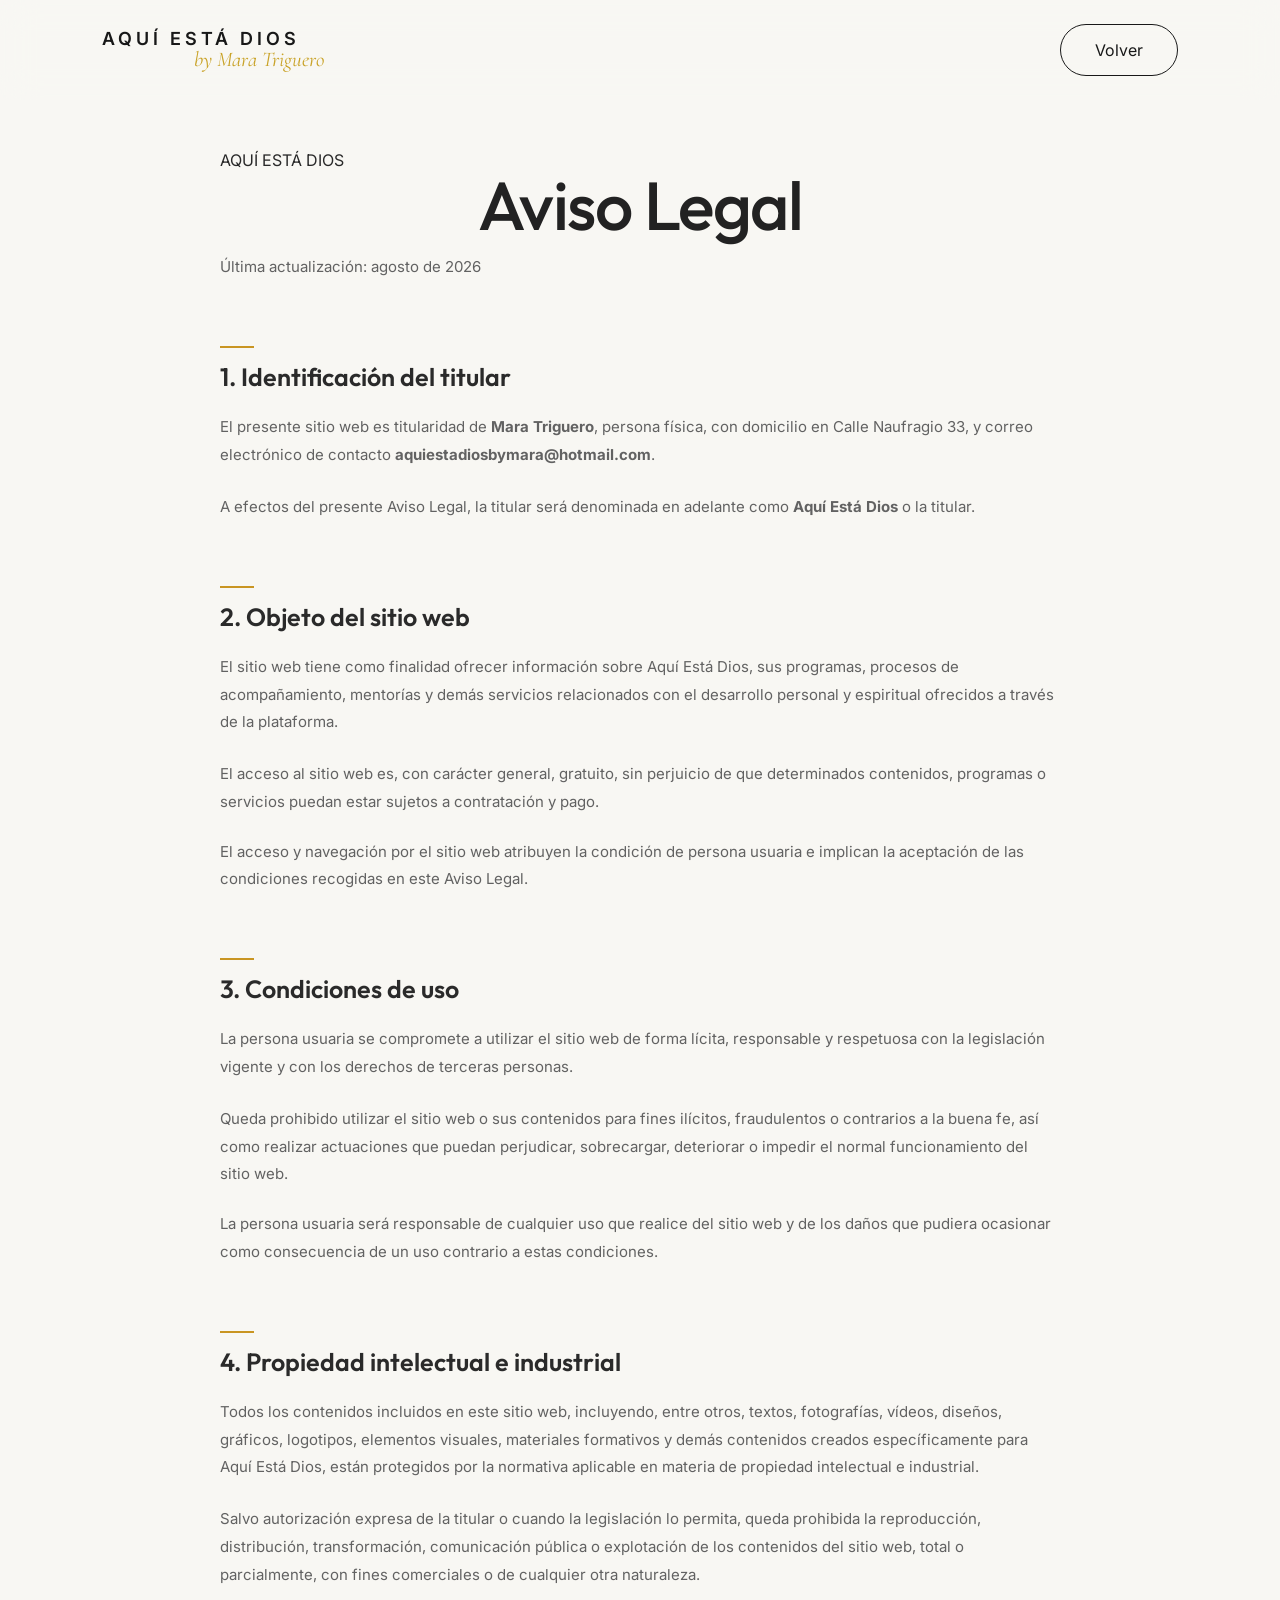
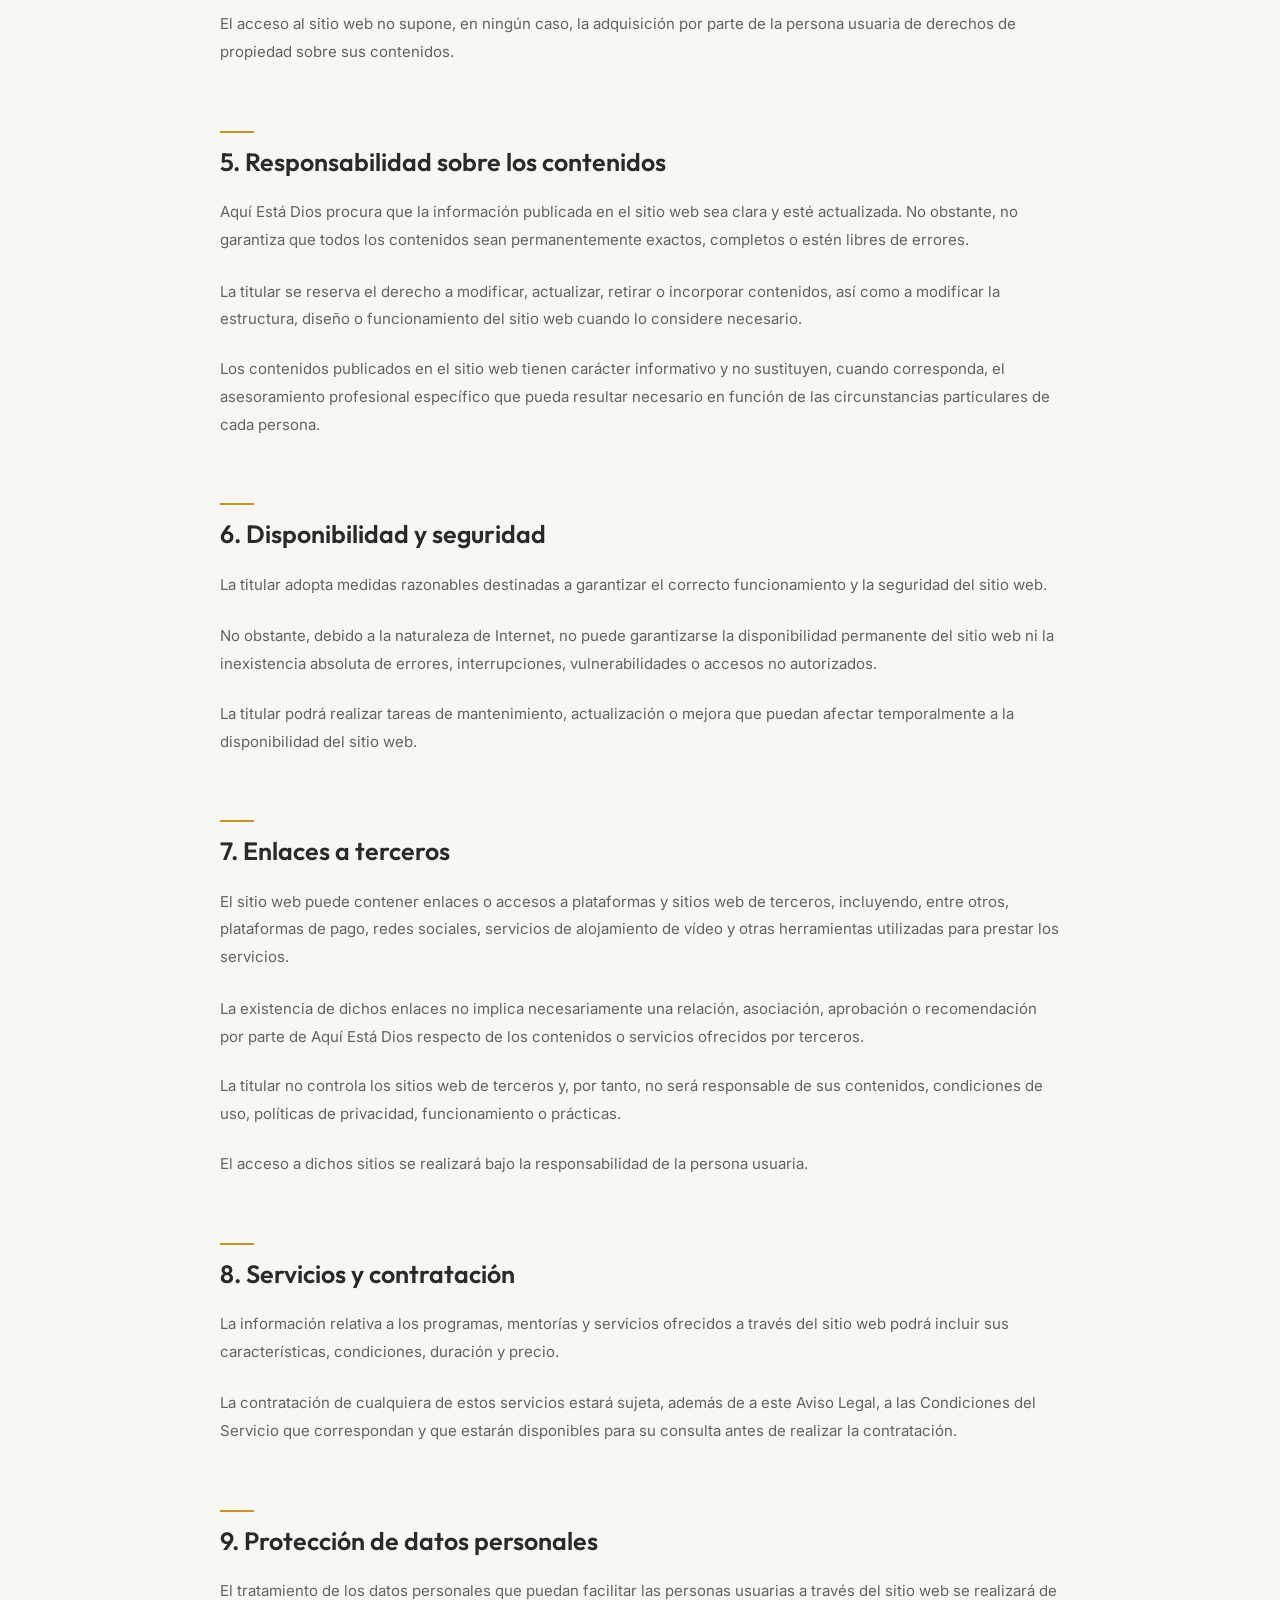
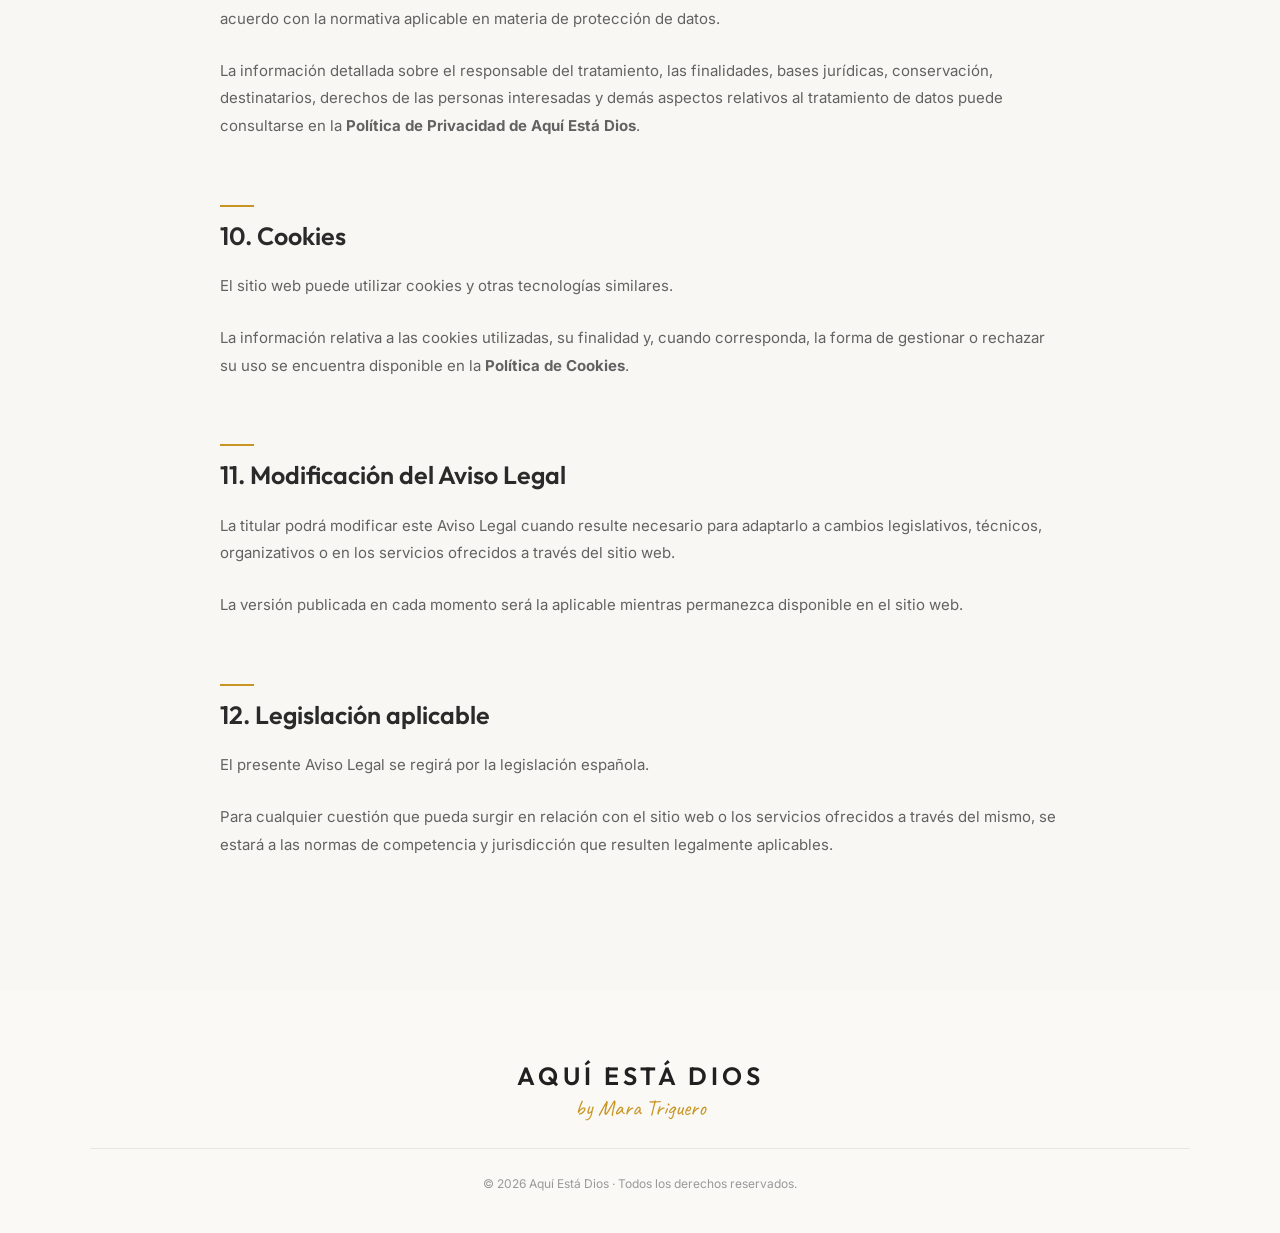
<file: aviso-legal.html>
<!DOCTYPE html>
<html lang="es">

<head>

    <meta charset="UTF-8">
    <meta name="viewport" content="width=device-width, initial-scale=1.0">

    <title>Aviso Legal | Aquí Está Dios</title>

    <link rel="preconnect" href="https://fonts.googleapis.com">
    <link rel="preconnect" href="https://fonts.gstatic.com" crossorigin>

    <link href="https://fonts.googleapis.com/css2?family=Caveat:wght@500;600;700&display=swap" rel="stylesheet">

    <link href="https://fonts.googleapis.com/css2?family=Inter:wght@300;400;500;600;700&family=Outfit:wght@300;400;500;600;700&family=Cormorant+Garamond:wght@400;500;600;700&display=swap" rel="stylesheet">

    <link rel="stylesheet" href="styles.css">

</head>

<body>

<header>

    <div class="logo">

        <div class="logo-title">
            AQUÍ ESTÁ DIOS
        </div>

        <div class="logo-subtitle">
            by Mara Triguero
        </div>

    </div>

    <nav>

        <a href="index.html" class="btn-nav">
            Volver
        </a>

    </nav>

</header>


<main class="legal-page">

    <div class="legal-container">

        <div class="legal-header">

            <span class="legal-mini-title">
                AQUÍ ESTÁ DIOS
            </span>

            <h1>
                Aviso Legal
            </h1>

            <p>
                Última actualización: agosto de 2026
            </p>

        </div>


        <section class="legal-section">

            <h2>1. Identificación del titular</h2>

            <p>
                El presente sitio web es titularidad de <strong>Mara Triguero</strong>, persona física, con domicilio en Calle Naufragio 33, y correo electrónico de contacto <strong>aquiestadiosbymara@hotmail.com</strong>.
            </p>

            <p>
                A efectos del presente Aviso Legal, la titular será denominada en adelante como <strong>Aquí Está Dios</strong> o la titular.
            </p>

        </section>


        <section class="legal-section">

            <h2>2. Objeto del sitio web</h2>

            <p>
                El sitio web tiene como finalidad ofrecer información sobre Aquí Está Dios, sus programas, procesos de acompañamiento, mentorías y demás servicios relacionados con el desarrollo personal y espiritual ofrecidos a través de la plataforma.
            </p>

            <p>
                El acceso al sitio web es, con carácter general, gratuito, sin perjuicio de que determinados contenidos, programas o servicios puedan estar sujetos a contratación y pago.
            </p>

            <p>
                El acceso y navegación por el sitio web atribuyen la condición de persona usuaria e implican la aceptación de las condiciones recogidas en este Aviso Legal.
            </p>

        </section>


        <section class="legal-section">

            <h2>3. Condiciones de uso</h2>

            <p>
                La persona usuaria se compromete a utilizar el sitio web de forma lícita, responsable y respetuosa con la legislación vigente y con los derechos de terceras personas.
            </p>

            <p>
                Queda prohibido utilizar el sitio web o sus contenidos para fines ilícitos, fraudulentos o contrarios a la buena fe, así como realizar actuaciones que puedan perjudicar, sobrecargar, deteriorar o impedir el normal funcionamiento del sitio web.
            </p>

            <p>
                La persona usuaria será responsable de cualquier uso que realice del sitio web y de los daños que pudiera ocasionar como consecuencia de un uso contrario a estas condiciones.
            </p>

        </section>


        <section class="legal-section">

            <h2>4. Propiedad intelectual e industrial</h2>

            <p>
                Todos los contenidos incluidos en este sitio web, incluyendo, entre otros, textos, fotografías, vídeos, diseños, gráficos, logotipos, elementos visuales, materiales formativos y demás contenidos creados específicamente para Aquí Está Dios, están protegidos por la normativa aplicable en materia de propiedad intelectual e industrial.
            </p>

            <p>
                Salvo autorización expresa de la titular o cuando la legislación lo permita, queda prohibida la reproducción, distribución, transformación, comunicación pública o explotación de los contenidos del sitio web, total o parcialmente, con fines comerciales o de cualquier otra naturaleza.
            </p>

            <p>
                El acceso al sitio web no supone, en ningún caso, la adquisición por parte de la persona usuaria de derechos de propiedad sobre sus contenidos.
            </p>

        </section>


        <section class="legal-section">

            <h2>5. Responsabilidad sobre los contenidos</h2>

            <p>
                Aquí Está Dios procura que la información publicada en el sitio web sea clara y esté actualizada. No obstante, no garantiza que todos los contenidos sean permanentemente exactos, completos o estén libres de errores.
            </p>

            <p>
                La titular se reserva el derecho a modificar, actualizar, retirar o incorporar contenidos, así como a modificar la estructura, diseño o funcionamiento del sitio web cuando lo considere necesario.
            </p>

            <p>
                Los contenidos publicados en el sitio web tienen carácter informativo y no sustituyen, cuando corresponda, el asesoramiento profesional específico que pueda resultar necesario en función de las circunstancias particulares de cada persona.
            </p>

        </section>


        <section class="legal-section">

            <h2>6. Disponibilidad y seguridad</h2>

            <p>
                La titular adopta medidas razonables destinadas a garantizar el correcto funcionamiento y la seguridad del sitio web.
            </p>

            <p>
                No obstante, debido a la naturaleza de Internet, no puede garantizarse la disponibilidad permanente del sitio web ni la inexistencia absoluta de errores, interrupciones, vulnerabilidades o accesos no autorizados.
            </p>

            <p>
                La titular podrá realizar tareas de mantenimiento, actualización o mejora que puedan afectar temporalmente a la disponibilidad del sitio web.
            </p>

        </section>


        <section class="legal-section">

            <h2>7. Enlaces a terceros</h2>

            <p>
                El sitio web puede contener enlaces o accesos a plataformas y sitios web de terceros, incluyendo, entre otros, plataformas de pago, redes sociales, servicios de alojamiento de vídeo y otras herramientas utilizadas para prestar los servicios.
            </p>

            <p>
                La existencia de dichos enlaces no implica necesariamente una relación, asociación, aprobación o recomendación por parte de Aquí Está Dios respecto de los contenidos o servicios ofrecidos por terceros.
            </p>

            <p>
                La titular no controla los sitios web de terceros y, por tanto, no será responsable de sus contenidos, condiciones de uso, políticas de privacidad, funcionamiento o prácticas.
            </p>

            <p>
                El acceso a dichos sitios se realizará bajo la responsabilidad de la persona usuaria.
            </p>

        </section>


        <section class="legal-section">

            <h2>8. Servicios y contratación</h2>

            <p>
                La información relativa a los programas, mentorías y servicios ofrecidos a través del sitio web podrá incluir sus características, condiciones, duración y precio.
            </p>

            <p>
                La contratación de cualquiera de estos servicios estará sujeta, además de a este Aviso Legal, a las Condiciones del Servicio que correspondan y que estarán disponibles para su consulta antes de realizar la contratación.
            </p>

        </section>


        <section class="legal-section">

            <h2>9. Protección de datos personales</h2>

            <p>
                El tratamiento de los datos personales que puedan facilitar las personas usuarias a través del sitio web se realizará de acuerdo con la normativa aplicable en materia de protección de datos.
            </p>

            <p>
                La información detallada sobre el responsable del tratamiento, las finalidades, bases jurídicas, conservación, destinatarios, derechos de las personas interesadas y demás aspectos relativos al tratamiento de datos puede consultarse en la <strong>Política de Privacidad de Aquí Está Dios</strong>.
            </p>

        </section>


        <section class="legal-section">

            <h2>10. Cookies</h2>

            <p>
                El sitio web puede utilizar cookies y otras tecnologías similares.
            </p>

            <p>
                La información relativa a las cookies utilizadas, su finalidad y, cuando corresponda, la forma de gestionar o rechazar su uso se encuentra disponible en la <strong>Política de Cookies</strong>.
            </p>

        </section>


        <section class="legal-section">

            <h2>11. Modificación del Aviso Legal</h2>

            <p>
                La titular podrá modificar este Aviso Legal cuando resulte necesario para adaptarlo a cambios legislativos, técnicos, organizativos o en los servicios ofrecidos a través del sitio web.
            </p>

            <p>
                La versión publicada en cada momento será la aplicable mientras permanezca disponible en el sitio web.
            </p>

        </section>


        <section class="legal-section">

            <h2>12. Legislación aplicable</h2>

            <p>
                El presente Aviso Legal se regirá por la legislación española.
            </p>

            <p>
                Para cualquier cuestión que pueda surgir en relación con el sitio web o los servicios ofrecidos a través del mismo, se estará a las normas de competencia y jurisdicción que resulten legalmente aplicables.
            </p>

        </section>


    </div>

</main>


<footer class="footer">

    <div class="footer-inner">

        <div class="footer-brand">

            <div class="footer-logo">
                AQUÍ ESTÁ DIOS
            </div>

            <div class="footer-subtitle">
                by Mara Triguero
            </div>

        </div>

        <div class="footer-bottom">

            <p>
                © 2026 Aquí Está Dios · Todos los derechos reservados.
            </p>

        </div>

    </div>

</footer>


</body>

</html>
</file>
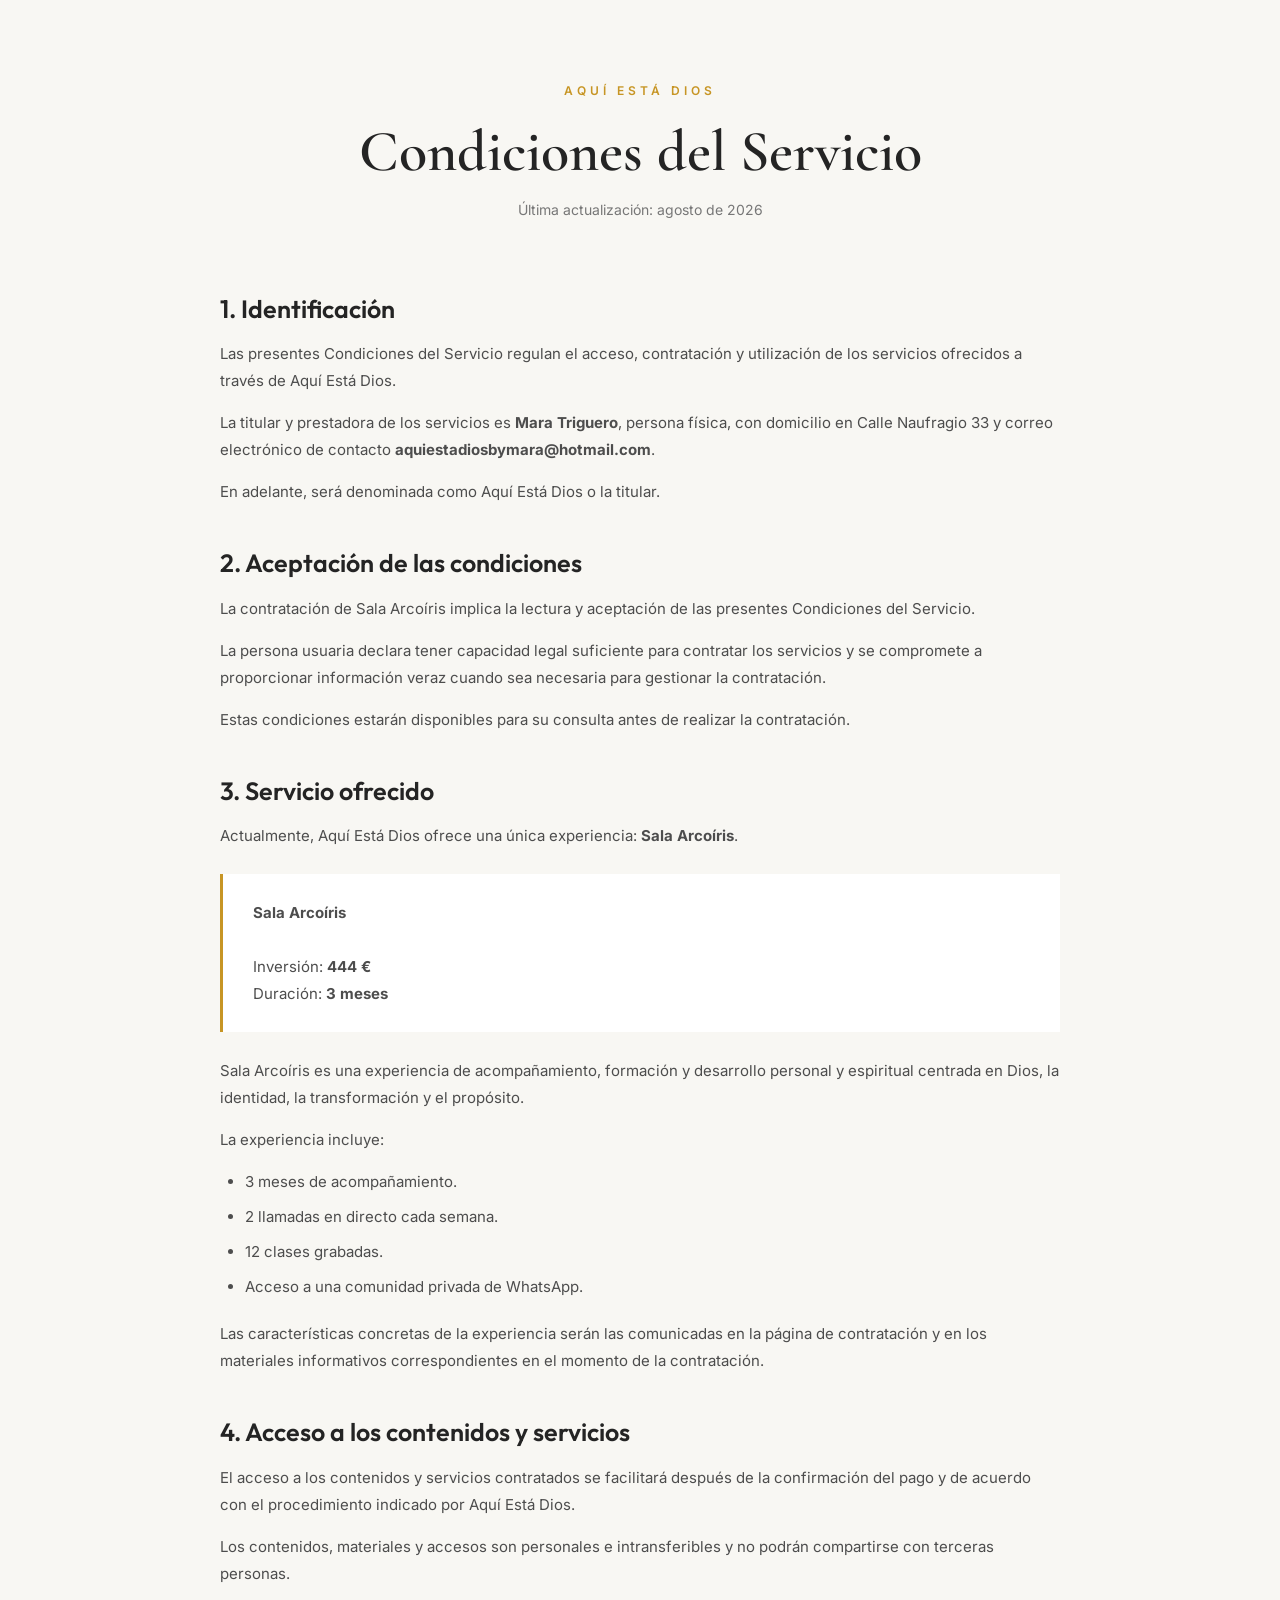
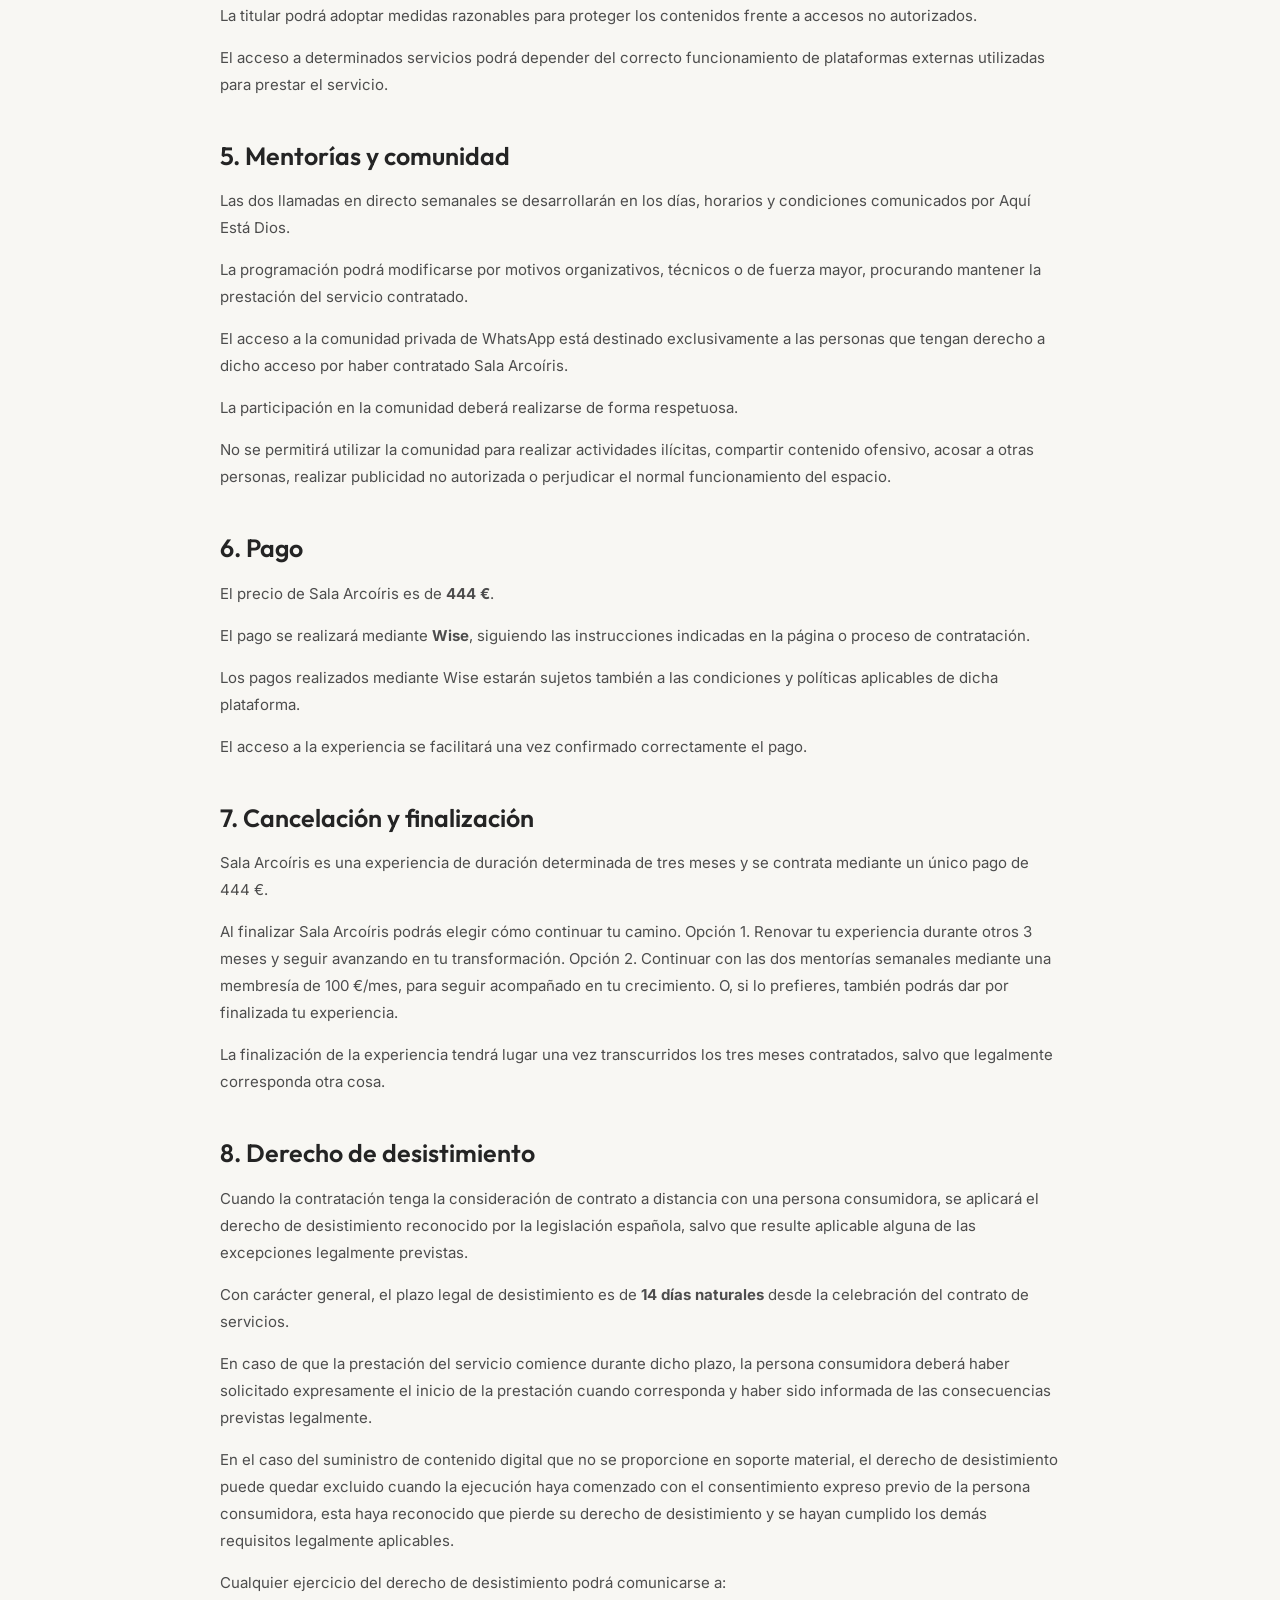
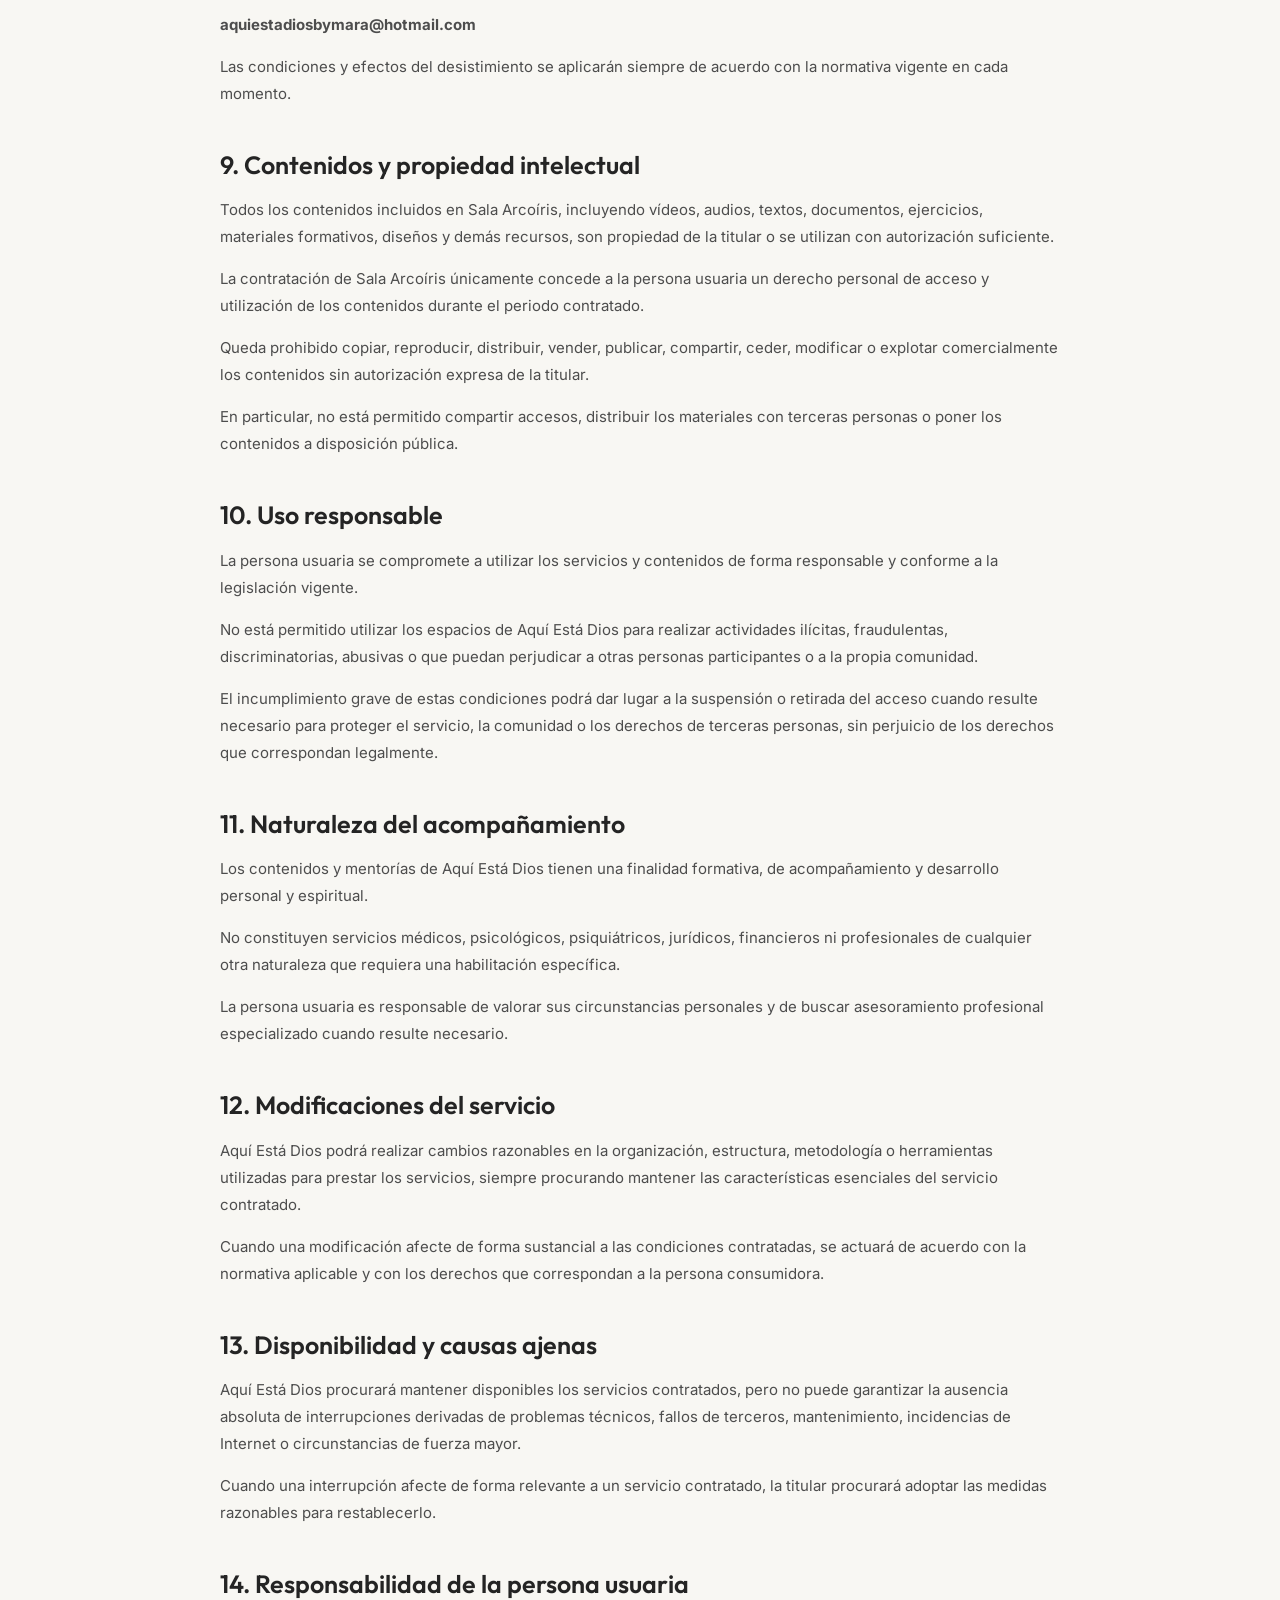
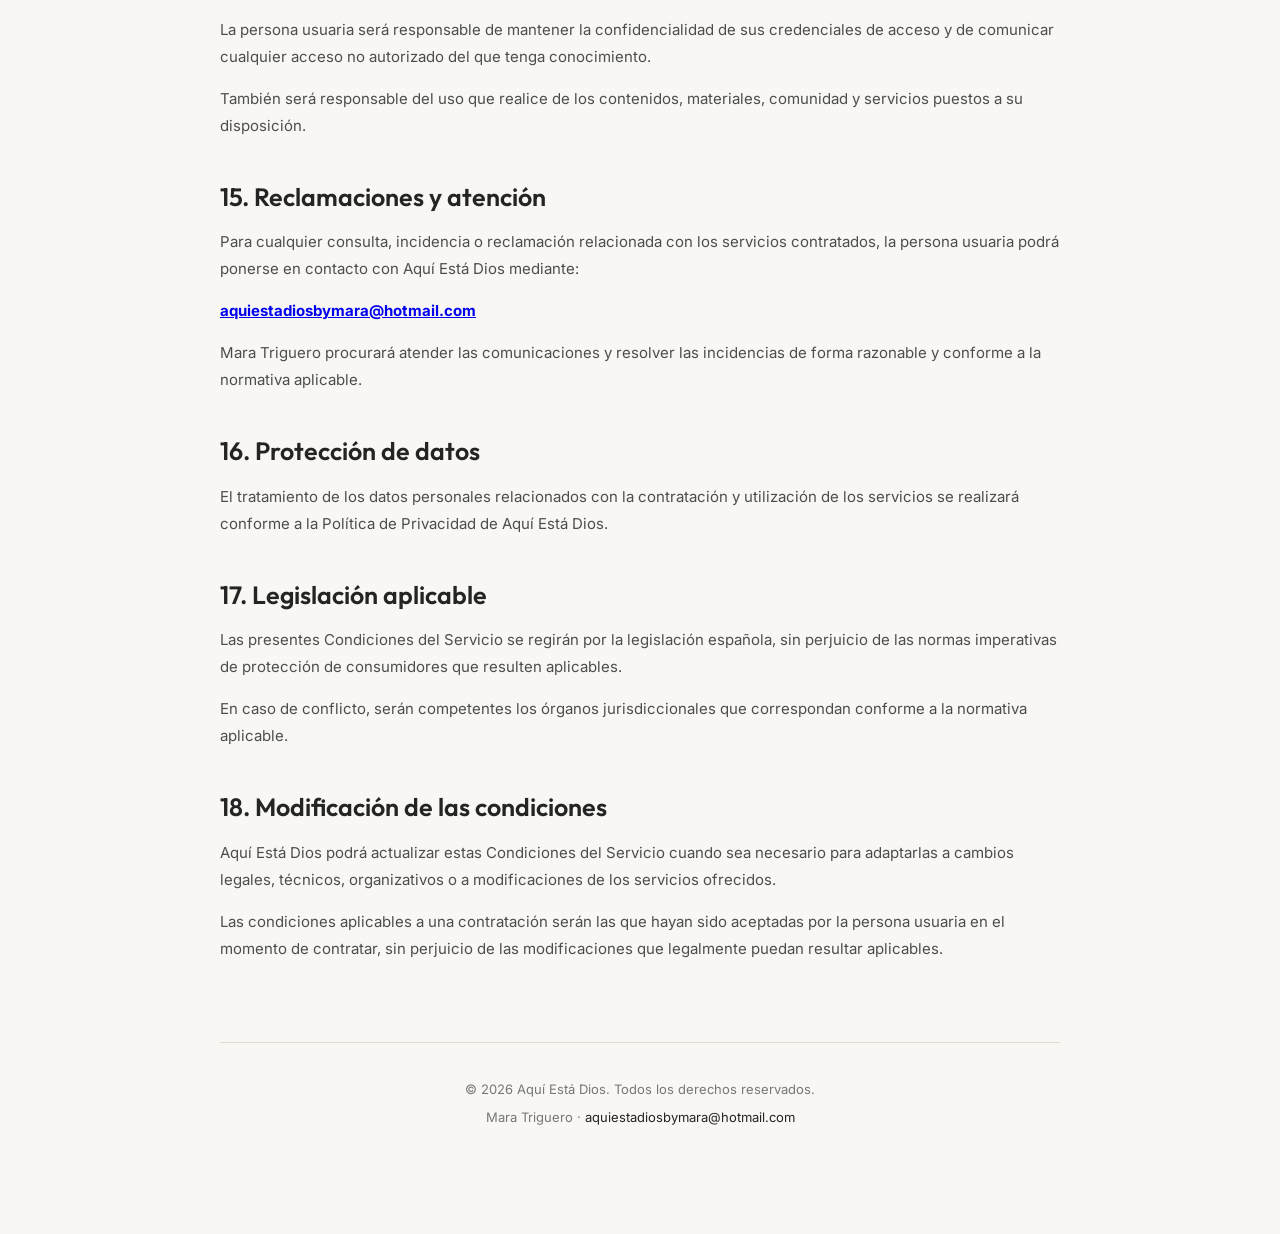
<file: condiciones-del-servicio.html>
<!DOCTYPE html>
<html lang="es">

<head>

    <meta charset="UTF-8">
    <meta name="viewport" content="width=device-width, initial-scale=1.0">

    <title>Condiciones del Servicio | Aquí Está Dios</title>

    <link rel="preconnect" href="https://fonts.googleapis.com">
    <link rel="preconnect" href="https://fonts.gstatic.com" crossorigin>

    <link href="https://fonts.googleapis.com/css2?family=Inter:wght@300;400;500;600;700&family=Outfit:wght@300;400;500;600;700&family=Cormorant+Garamond:wght@400;500;600;700&display=swap" rel="stylesheet">

    <style>

        * {
            box-sizing: border-box;
        }

        body {
            margin: 0;
            background: #f8f7f3;
            color: #242424;
            font-family: "Inter", sans-serif;
            line-height: 1.8;
        }

        .legal-page {
            max-width: 900px;
            margin: 0 auto;
            padding: 80px 30px 100px;
        }

        .legal-header {
            text-align: center;
            margin-bottom: 70px;
        }

        .legal-mini-title {
            display: block;
            font-size: 12px;
            letter-spacing: 4px;
            text-transform: uppercase;
            color: #c79524;
            margin-bottom: 20px;
            font-weight: 600;
        }

        .legal-header h1 {
            margin: 0 0 15px;
            font-family: "Cormorant Garamond", serif;
            font-size: 58px;
            font-weight: 600;
            line-height: 1.05;
        }

        .legal-date {
            margin: 0;
            color: #777;
            font-size: 14px;
        }

        .legal-section {
            margin-bottom: 42px;
        }

        .legal-section h2 {
            margin: 0 0 15px;
            font-family: "Outfit", sans-serif;
            font-size: 25px;
            font-weight: 600;
            line-height: 1.3;
        }

        .legal-section h3 {
            margin: 25px 0 10px;
            font-family: "Outfit", sans-serif;
            font-size: 19px;
            font-weight: 600;
        }

        .legal-section p {
            margin: 0 0 15px;
            font-size: 15px;
            color: #4d4d4d;
        }

        .legal-section ul {
            margin: 10px 0 20px;
            padding-left: 25px;
            color: #4d4d4d;
        }

        .legal-section li {
            margin-bottom: 8px;
            font-size: 15px;
        }

        .legal-highlight {
            padding: 25px 30px;
            margin: 25px 0;
            background: #ffffff;
            border-left: 3px solid #c79524;
        }

        .legal-highlight p {
            margin: 0;
        }

        .legal-footer {
            margin-top: 80px;
            padding-top: 30px;
            border-top: 1px solid #dedbd3;
            text-align: center;
        }

        .legal-footer p {
            margin: 5px 0;
            color: #777;
            font-size: 13px;
        }

        .legal-footer a {
            color: #242424;
            text-decoration: none;
        }

        @media (max-width: 600px) {

            .legal-page {
                padding: 55px 22px 70px;
            }

            .legal-header {
                margin-bottom: 50px;
            }

            .legal-header h1 {
                font-size: 45px;
            }

            .legal-section h2 {
                font-size: 22px;
            }

            .legal-section p,
            .legal-section li {
                font-size: 14px;
            }

            .legal-highlight {
                padding: 20px;
            }

        }

    </style>

</head>

<body>

<main class="legal-page">

    <header class="legal-header">

        <span class="legal-mini-title">
            Aquí Está Dios
        </span>

        <h1>
            Condiciones del Servicio
        </h1>

        <p class="legal-date">
            Última actualización: agosto de 2026
        </p>

    </header>


    <section class="legal-section">

        <h2>1. Identificación</h2>

        <p>
            Las presentes Condiciones del Servicio regulan el acceso,
            contratación y utilización de los servicios ofrecidos a través
            de Aquí Está Dios.
        </p>

        <p>
            La titular y prestadora de los servicios es
            <strong>Mara Triguero</strong>, persona física, con domicilio
            en Calle Naufragio 33 y correo electrónico de contacto
            <strong>aquiestadiosbymara@hotmail.com</strong>.
        </p>

        <p>
            En adelante, será denominada como Aquí Está Dios o la titular.
        </p>

    </section>


    <section class="legal-section">

        <h2>2. Aceptación de las condiciones</h2>

        <p>
            La contratación de Sala Arcoíris implica la lectura y aceptación
            de las presentes Condiciones del Servicio.
        </p>

        <p>
            La persona usuaria declara tener capacidad legal suficiente para
            contratar los servicios y se compromete a proporcionar información
            veraz cuando sea necesaria para gestionar la contratación.
        </p>

        <p>
            Estas condiciones estarán disponibles para su consulta antes de
            realizar la contratación.
        </p>

    </section>


    <section class="legal-section">

        <h2>3. Servicio ofrecido</h2>

        <p>
            Actualmente, Aquí Está Dios ofrece una única experiencia:
            <strong>Sala Arcoíris</strong>.
        </p>

        <div class="legal-highlight">

            <p>
                <strong>Sala Arcoíris</strong><br><br>

                Inversión: <strong>444 €</strong><br>
                Duración: <strong>3 meses</strong>
            </p>

        </div>

        <p>
            Sala Arcoíris es una experiencia de acompañamiento, formación
            y desarrollo personal y espiritual centrada en Dios, la identidad,
            la transformación y el propósito.
        </p>

        <p>
            La experiencia incluye:
        </p>

        <ul>
            <li>3 meses de acompañamiento.</li>
            <li>2 llamadas en directo cada semana.</li>
            <li>12 clases grabadas.</li>
            <li>Acceso a una comunidad privada de WhatsApp.</li>
        </ul>

        <p>
            Las características concretas de la experiencia serán las
            comunicadas en la página de contratación y en los materiales
            informativos correspondientes en el momento de la contratación.
        </p>

    </section>


    <section class="legal-section">

        <h2>4. Acceso a los contenidos y servicios</h2>

        <p>
            El acceso a los contenidos y servicios contratados se facilitará
            después de la confirmación del pago y de acuerdo con el procedimiento
            indicado por Aquí Está Dios.
        </p>

        <p>
            Los contenidos, materiales y accesos son personales e intransferibles
            y no podrán compartirse con terceras personas.
        </p>

        <p>
            La titular podrá adoptar medidas razonables para proteger los
            contenidos frente a accesos no autorizados.
        </p>

        <p>
            El acceso a determinados servicios podrá depender del correcto
            funcionamiento de plataformas externas utilizadas para prestar
            el servicio.
        </p>

    </section>


    <section class="legal-section">

        <h2>5. Mentorías y comunidad</h2>

        <p>
            Las dos llamadas en directo semanales se desarrollarán en los días,
            horarios y condiciones comunicados por Aquí Está Dios.
        </p>

        <p>
            La programación podrá modificarse por motivos organizativos,
            técnicos o de fuerza mayor, procurando mantener la prestación
            del servicio contratado.
        </p>

        <p>
            El acceso a la comunidad privada de WhatsApp está destinado
            exclusivamente a las personas que tengan derecho a dicho acceso
            por haber contratado Sala Arcoíris.
        </p>

        <p>
            La participación en la comunidad deberá realizarse de forma
            respetuosa.
        </p>

        <p>
            No se permitirá utilizar la comunidad para realizar actividades
            ilícitas, compartir contenido ofensivo, acosar a otras personas,
            realizar publicidad no autorizada o perjudicar el normal
            funcionamiento del espacio.
        </p>

    </section>


    <section class="legal-section">

        <h2>6. Pago</h2>

        <p>
            El precio de Sala Arcoíris es de <strong>444 €</strong>.
        </p>

        <p>
            El pago se realizará mediante <strong>Wise</strong>, siguiendo
            las instrucciones indicadas en la página o proceso de contratación.
        </p>

        <p>
            Los pagos realizados mediante Wise estarán sujetos también a las
            condiciones y políticas aplicables de dicha plataforma.
        </p>

        <p>
            El acceso a la experiencia se facilitará una vez confirmado
            correctamente el pago.
        </p>

    </section>


    <section class="legal-section">

        <h2>7. Cancelación y finalización</h2>

        <p>
            Sala Arcoíris es una experiencia de duración determinada de tres
            meses y se contrata mediante un único pago de 444 €.
        </p>

        <p>
           Al finalizar Sala Arcoíris podrás elegir cómo continuar tu camino.
            Opción 1. Renovar tu experiencia durante otros 3 meses y seguir avanzando en tu transformación.
            Opción 2. Continuar con las dos mentorías semanales mediante una membresía de 100 €/mes, para seguir acompañado en tu crecimiento.
            
            O, si lo prefieres, también podrás dar por finalizada tu experiencia.
        </p>

        <p>
            La finalización de la experiencia tendrá lugar una vez transcurridos
            los tres meses contratados, salvo que legalmente corresponda otra
            cosa.
        </p>

    </section>


    <section class="legal-section">

        <h2>8. Derecho de desistimiento</h2>

        <p>
            Cuando la contratación tenga la consideración de contrato a distancia
            con una persona consumidora, se aplicará el derecho de desistimiento
            reconocido por la legislación española, salvo que resulte aplicable
            alguna de las excepciones legalmente previstas.
        </p>

        <p>
            Con carácter general, el plazo legal de desistimiento es de
            <strong>14 días naturales</strong> desde la celebración del contrato
            de servicios.
        </p>

        <p>
            En caso de que la prestación del servicio comience durante dicho
            plazo, la persona consumidora deberá haber solicitado expresamente
            el inicio de la prestación cuando corresponda y haber sido informada
            de las consecuencias previstas legalmente.
        </p>

        <p>
            En el caso del suministro de contenido digital que no se proporcione
            en soporte material, el derecho de desistimiento puede quedar
            excluido cuando la ejecución haya comenzado con el consentimiento
            expreso previo de la persona consumidora, esta haya reconocido que
            pierde su derecho de desistimiento y se hayan cumplido los demás
            requisitos legalmente aplicables.
        </p>

        <p>
            Cualquier ejercicio del derecho de desistimiento podrá comunicarse
            a:
        </p>

        <p>
            <strong>aquiestadiosbymara@hotmail.com</strong>
        </p>

        <p>
            Las condiciones y efectos del desistimiento se aplicarán siempre
            de acuerdo con la normativa vigente en cada momento.
        </p>

    </section>


    <section class="legal-section">

        <h2>9. Contenidos y propiedad intelectual</h2>

        <p>
            Todos los contenidos incluidos en Sala Arcoíris, incluyendo vídeos,
            audios, textos, documentos, ejercicios, materiales formativos,
            diseños y demás recursos, son propiedad de la titular o se utilizan
            con autorización suficiente.
        </p>

        <p>
            La contratación de Sala Arcoíris únicamente concede a la persona
            usuaria un derecho personal de acceso y utilización de los contenidos
            durante el periodo contratado.
        </p>

        <p>
            Queda prohibido copiar, reproducir, distribuir, vender, publicar,
            compartir, ceder, modificar o explotar comercialmente los contenidos
            sin autorización expresa de la titular.
        </p>

        <p>
            En particular, no está permitido compartir accesos, distribuir los
            materiales con terceras personas o poner los contenidos a disposición
            pública.
        </p>

    </section>


    <section class="legal-section">

        <h2>10. Uso responsable</h2>

        <p>
            La persona usuaria se compromete a utilizar los servicios y
            contenidos de forma responsable y conforme a la legislación vigente.
        </p>

        <p>
            No está permitido utilizar los espacios de Aquí Está Dios para
            realizar actividades ilícitas, fraudulentas, discriminatorias,
            abusivas o que puedan perjudicar a otras personas participantes
            o a la propia comunidad.
        </p>

        <p>
            El incumplimiento grave de estas condiciones podrá dar lugar a la
            suspensión o retirada del acceso cuando resulte necesario para
            proteger el servicio, la comunidad o los derechos de terceras
            personas, sin perjuicio de los derechos que correspondan legalmente.
        </p>

    </section>


    <section class="legal-section">

        <h2>11. Naturaleza del acompañamiento</h2>

        <p>
            Los contenidos y mentorías de Aquí Está Dios tienen una finalidad
            formativa, de acompañamiento y desarrollo personal y espiritual.
        </p>

        <p>
            No constituyen servicios médicos, psicológicos, psiquiátricos,
            jurídicos, financieros ni profesionales de cualquier otra naturaleza
            que requiera una habilitación específica.
        </p>

        <p>
            La persona usuaria es responsable de valorar sus circunstancias
            personales y de buscar asesoramiento profesional especializado
            cuando resulte necesario.
        </p>

    </section>


    <section class="legal-section">

        <h2>12. Modificaciones del servicio</h2>

        <p>
            Aquí Está Dios podrá realizar cambios razonables en la organización,
            estructura, metodología o herramientas utilizadas para prestar los
            servicios, siempre procurando mantener las características esenciales
            del servicio contratado.
        </p>

        <p>
            Cuando una modificación afecte de forma sustancial a las condiciones
            contratadas, se actuará de acuerdo con la normativa aplicable y con
            los derechos que correspondan a la persona consumidora.
        </p>

    </section>


    <section class="legal-section">

        <h2>13. Disponibilidad y causas ajenas</h2>

        <p>
            Aquí Está Dios procurará mantener disponibles los servicios
            contratados, pero no puede garantizar la ausencia absoluta de
            interrupciones derivadas de problemas técnicos, fallos de terceros,
            mantenimiento, incidencias de Internet o circunstancias de fuerza
            mayor.
        </p>

        <p>
            Cuando una interrupción afecte de forma relevante a un servicio
            contratado, la titular procurará adoptar las medidas razonables
            para restablecerlo.
        </p>

    </section>


    <section class="legal-section">

        <h2>14. Responsabilidad de la persona usuaria</h2>

        <p>
            La persona usuaria será responsable de mantener la confidencialidad
            de sus credenciales de acceso y de comunicar cualquier acceso no
            autorizado del que tenga conocimiento.
        </p>

        <p>
            También será responsable del uso que realice de los contenidos,
            materiales, comunidad y servicios puestos a su disposición.
        </p>

    </section>


    <section class="legal-section">

        <h2>15. Reclamaciones y atención</h2>

        <p>
            Para cualquier consulta, incidencia o reclamación relacionada con
            los servicios contratados, la persona usuaria podrá ponerse en
            contacto con Aquí Está Dios mediante:
        </p>

        <p>
            <strong>
                <a href="mailto:aquiestadiosbymara@hotmail.com">
                    aquiestadiosbymara@hotmail.com
                </a>
            </strong>
        </p>

        <p>
            Mara Triguero procurará atender las comunicaciones y resolver las
            incidencias de forma razonable y conforme a la normativa aplicable.
        </p>

    </section>


    <section class="legal-section">

        <h2>16. Protección de datos</h2>

        <p>
            El tratamiento de los datos personales relacionados con la
            contratación y utilización de los servicios se realizará conforme
            a la Política de Privacidad de Aquí Está Dios.
        </p>

    </section>


    <section class="legal-section">

        <h2>17. Legislación aplicable</h2>

        <p>
            Las presentes Condiciones del Servicio se regirán por la
            legislación española, sin perjuicio de las normas imperativas
            de protección de consumidores que resulten aplicables.
        </p>

        <p>
            En caso de conflicto, serán competentes los órganos jurisdiccionales
            que correspondan conforme a la normativa aplicable.
        </p>

    </section>


    <section class="legal-section">

        <h2>18. Modificación de las condiciones</h2>

        <p>
            Aquí Está Dios podrá actualizar estas Condiciones del Servicio
            cuando sea necesario para adaptarlas a cambios legales, técnicos,
            organizativos o a modificaciones de los servicios ofrecidos.
        </p>

        <p>
            Las condiciones aplicables a una contratación serán las que hayan
            sido aceptadas por la persona usuaria en el momento de contratar,
            sin perjuicio de las modificaciones que legalmente puedan resultar
            aplicables.
        </p>

    </section>


    <footer class="legal-footer">

        <p>
            © 2026 Aquí Está Dios. Todos los derechos reservados.
        </p>

        <p>
            Mara Triguero ·
            <a href="mailto:aquiestadiosbymara@hotmail.com">
                aquiestadiosbymara@hotmail.com
            </a>
        </p>

    </footer>

</main>

</body>

</html>
</file>
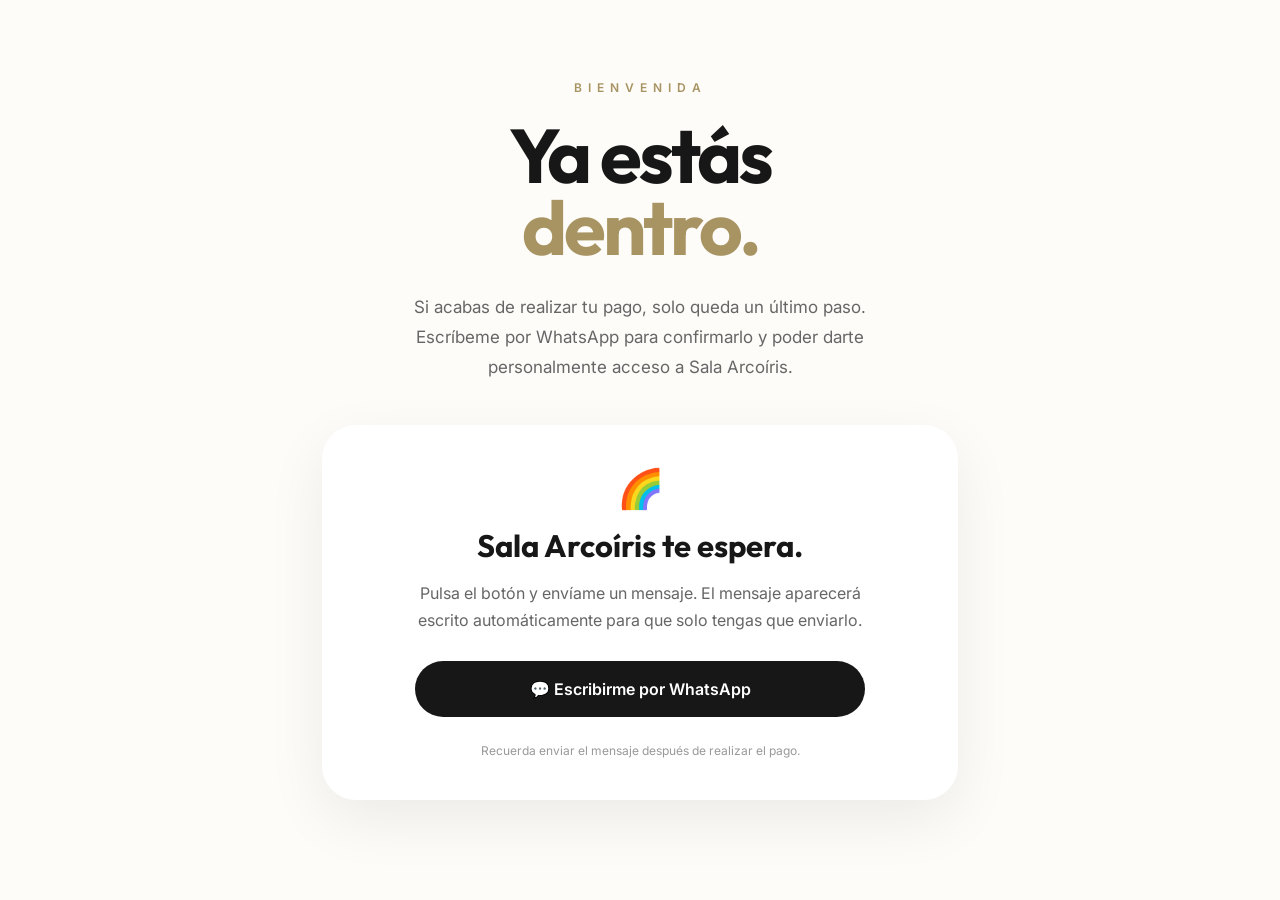
<file: gracias-arcoiris.html>
<!DOCTYPE html>
<html lang="es">

<head>

<meta charset="UTF-8">
<meta name="viewport" content="width=device-width, initial-scale=1.0">

<title>Bienvenida a Sala Arcoíris</title>

<link rel="preconnect" href="https://fonts.googleapis.com">
<link rel="preconnect" href="https://fonts.gstatic.com" crossorigin>

<link href="https://fonts.googleapis.com/css2?family=Inter:wght@300;400;500;600;700&family=Outfit:wght@300;400;500;600;700&display=swap" rel="stylesheet">

<style>

* {
    box-sizing: border-box;
}

body {
    margin: 0;
    min-height: 100vh;

    background: #fdfcf9;
    color: #171717;

    font-family: "Inter", sans-serif;

    display: flex;
    justify-content: center;
    align-items: center;
}

.page {
    width: 100%;
    max-width: 680px;
    padding: 50px 22px 70px;
    text-align: center;
}

.label {
    font-size: 12px;
    letter-spacing: 6px;
    color: #a89462;
    font-weight: 600;
    margin-bottom: 24px;
}

h1 {
    font-family: "Outfit", sans-serif;
    font-size: clamp(45px, 10vw, 76px);
    line-height: 0.95;
    letter-spacing: -3px;
    margin: 0;
}

h1 span {
    display: block;
}

h1 .gold {
    color: #a89462;
}

.intro {
    margin: 30px auto 42px;
    max-width: 520px;

    color: #666;
    font-size: 17px;
    line-height: 1.75;
}

.card {
    background: white;
    border-radius: 34px;
    padding: 40px 30px;

    box-shadow: 0 20px 60px rgba(0,0,0,0.07);
}

.card .emoji {
    font-size: 38px;
    margin-bottom: 15px;
}

.card h2 {
    font-family: "Outfit", sans-serif;
    font-size: 31px;
    margin: 0 0 15px;
}

.card p {
    color: #666;
    line-height: 1.7;
    margin: 0 auto 27px;
    max-width: 470px;
}

.whatsapp-button {
    display: block;

    width: 100%;
    max-width: 450px;

    margin: 0 auto;

    padding: 18px 24px;

    border-radius: 100px;

    background: #171717;
    color: white;

    text-decoration: none;

    font-size: 16px;
    font-weight: 600;

    transition: all 0.25s ease;
}

.whatsapp-button:hover {
    transform: translateY(-2px);
    box-shadow: 0 12px 30px rgba(0,0,0,0.15);
}

.small-note {
    margin-top: 24px;
    color: #999;
    font-size: 12px;
    line-height: 1.6;
}

</style>

</head>

<body>

<main class="page">

    <div class="label">
        BIENVENIDA
    </div>

    <h1>
        Ya estás
        <span class="gold">dentro.</span>
    </h1>

    <p class="intro">
        Si acabas de realizar tu pago, solo queda un último paso.
        Escríbeme por WhatsApp para confirmarlo y poder darte personalmente
        acceso a Sala Arcoíris.
    </p>


    <section class="card">

        <div class="emoji">
            🌈
        </div>

        <h2>
            Sala Arcoíris te espera.
        </h2>

        <p>
            Pulsa el botón y envíame un mensaje.
            El mensaje aparecerá escrito automáticamente para que solo
            tengas que enviarlo.
        </p>

        <a
            href="https://wa.me/34695547193?text=Hola%20Mara%20%F0%9F%8C%88.%20Acabo%20de%20realizar%20mi%20pago%20de%20Sala%20Arco%C3%ADris.%20Te%20escribo%20para%20confirmarlo%20y%20recibir%20el%20acceso%20a%20la%20escuela."
            class="whatsapp-button"
            target="_blank"
            rel="noopener noreferrer"
        >
            💬 Escribirme por WhatsApp
        </a>

        <div class="small-note">
            Recuerda enviar el mensaje después de realizar el pago.
        </div>

    </section>

</main>

</body>

</html>
</file>
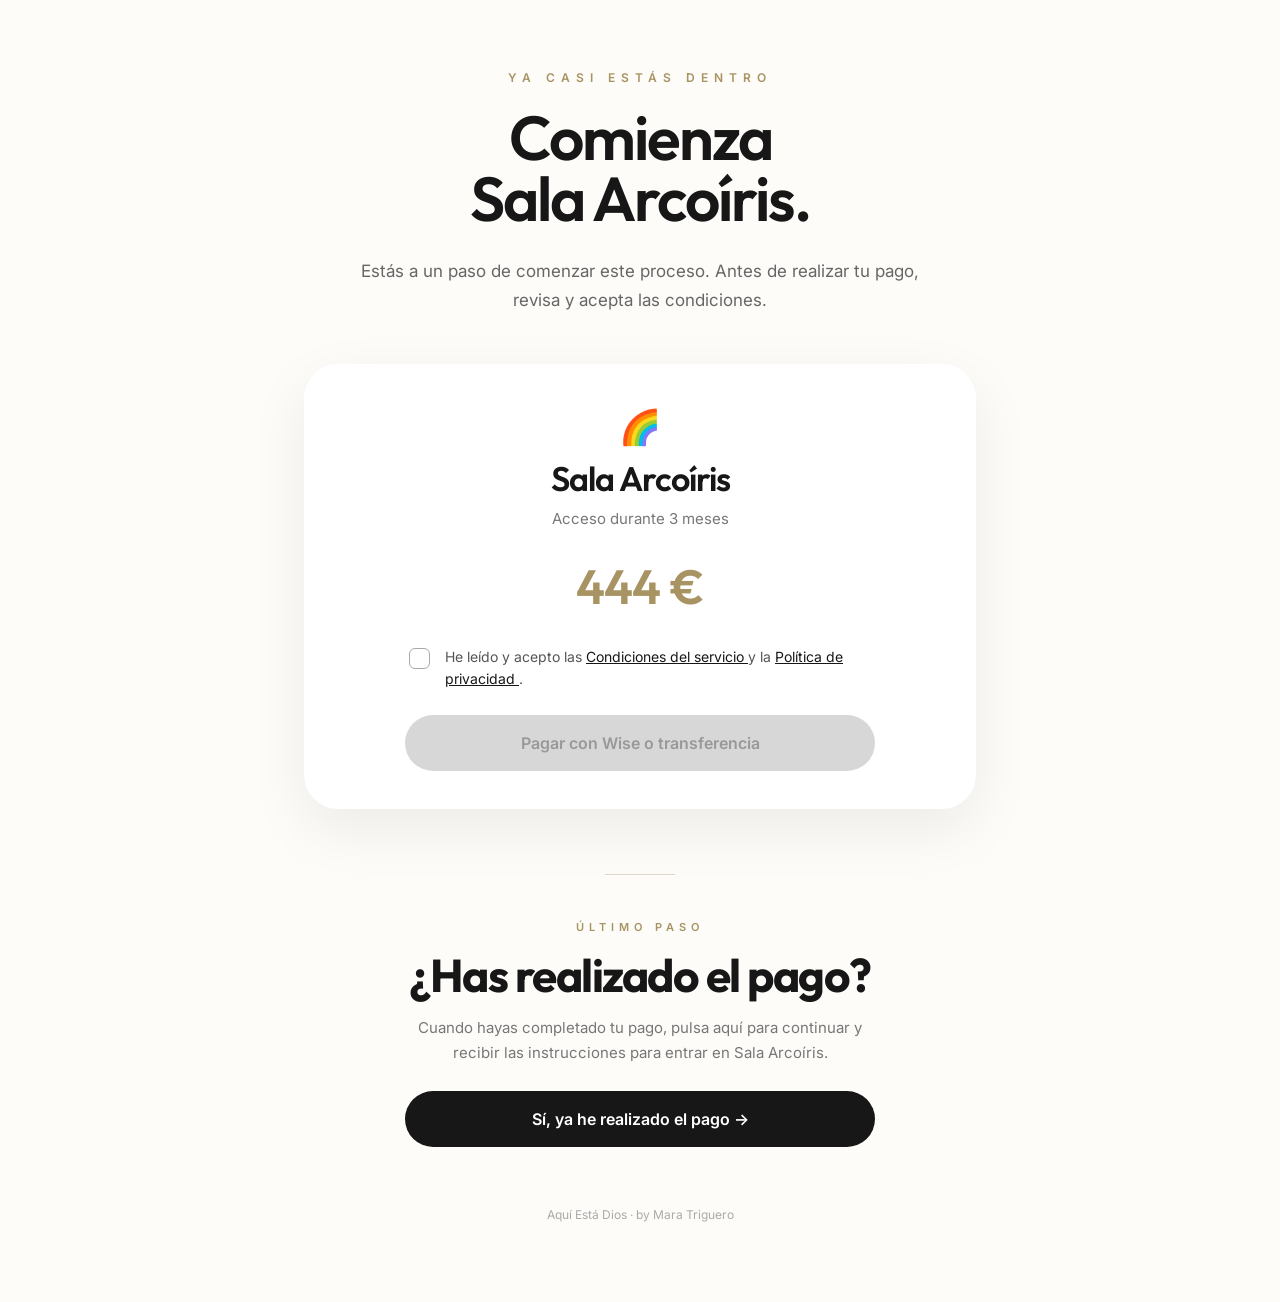
<file: pago-arcoiris.html>
<!DOCTYPE html>
<html lang="es">

<head>

<meta charset="UTF-8">
<meta name="viewport" content="width=device-width, initial-scale=1.0">

<title>Sala Arcoíris · Comenzar</title>

<link rel="preconnect" href="https://fonts.googleapis.com">
<link rel="preconnect" href="https://fonts.gstatic.com" crossorigin>

<link href="https://fonts.googleapis.com/css2?family=Inter:wght@300;400;500;600;700&family=Outfit:wght@300;400;500;600;700&display=swap" rel="stylesheet">

<style>

* {
    box-sizing: border-box;
}

html {
    scroll-behavior: smooth;
}

body {
    margin: 0;
    min-height: 100vh;
    background: #fdfcf9;
    color: #171717;
    font-family: "Inter", sans-serif;
    display: flex;
    justify-content: center;
}

.page {
    width: 100%;
    max-width: 720px;
    padding: 70px 24px 80px;
}

/* CABECERA */

.top-label {
    text-align: center;
    font-size: 12px;
    letter-spacing: 6px;
    color: #a89462;
    font-weight: 600;
    margin-bottom: 22px;
}

.main-title {
    text-align: center;
    font-family: "Outfit", sans-serif;
    font-size: clamp(38px, 8vw, 62px);
    line-height: 0.98;
    letter-spacing: -2px;
    margin: 0;
    font-weight: 600;
}

.intro {
    max-width: 560px;
    margin: 28px auto 48px;
    text-align: center;
    font-size: 17px;
    line-height: 1.75;
    color: #666;
}

/* TARJETA */

.payment-card {
    background: #ffffff;
    border-radius: 34px;
    padding: 42px 32px 38px;
    box-shadow: 0 20px 60px rgba(0,0,0,0.07);
    text-align: center;
}

.rainbow {
    font-size: 34px;
    margin-bottom: 10px;
}

.payment-card h2 {
    margin: 0;
    font-family: "Outfit", sans-serif;
    font-size: 34px;
    font-weight: 600;
    letter-spacing: -1px;
}

.payment-card .subtitle {
    margin: 9px 0 28px;
    color: #777;
    font-size: 15px;
}

.price {
    font-family: "Outfit", sans-serif;
    font-size: 48px;
    font-weight: 600;
    margin: 0 0 30px;
    color: #a89462;
}

/* CHECKBOX */

.acceptance {
    display: flex;
    align-items: flex-start;
    gap: 12px;
    text-align: left;
    max-width: 470px;
    margin: 0 auto 26px;
    font-size: 14px;
    line-height: 1.55;
    color: #555;
}

.acceptance input {
    appearance: none;
    -webkit-appearance: none;

    width: 21px;
    height: 21px;
    min-width: 21px;

    border: 1.5px solid #aaa;
    border-radius: 6px;

    margin-top: 2px;
    cursor: pointer;
    position: relative;
    background: #fff;
}

.acceptance input:checked {
    background: #171717;
    border-color: #171717;
}

.acceptance input:checked::after {
    content: "✓";
    position: absolute;
    color: white;
    font-size: 14px;
    font-weight: 700;
    left: 4px;
    top: 0px;
}

.acceptance a {
    color: #171717;
    text-decoration: underline;
}

/* BOTÓN DE PAGO */

.pay-button {
    width: 100%;
    max-width: 470px;
    border: none;
    border-radius: 100px;
    padding: 18px 25px;

    background: #d7d7d7;
    color: #999;

    font-family: "Inter", sans-serif;
    font-size: 16px;
    font-weight: 600;

    cursor: not-allowed;
    transition: all 0.25s ease;
}

.pay-button.active {
    background: #171717;
    color: #fff;
    cursor: pointer;
    box-shadow: 0 12px 30px rgba(0,0,0,0.15);
}

.pay-button.active:hover {
    transform: translateY(-2px);
}

/* DIVISOR */

.divider {
    width: 70px;
    height: 1px;
    background: #ded7c7;
    margin: 65px auto 45px;
}

/* SIGUIENTE PASO */

.next-step {
    text-align: center;
}

.next-label {
    font-size: 11px;
    letter-spacing: 5px;
    color: #a89462;
    font-weight: 600;
    margin-bottom: 18px;
}

.next-step h2 {
    font-family: "Outfit", sans-serif;
    font-size: clamp(30px, 7vw, 46px);
    line-height: 1;
    letter-spacing: -1.5px;
    margin: 0 0 18px;
}

.next-step p {
    max-width: 480px;
    margin: 0 auto 25px;
    color: #777;
    line-height: 1.65;
    font-size: 15px;
}

.access-button {
    display: inline-block;
    width: 100%;
    max-width: 470px;

    padding: 18px 25px;
    border-radius: 100px;

    background: #171717;
    color: white;

    text-decoration: none;
    font-weight: 600;
    font-size: 16px;

    transition: all 0.25s ease;
}

.access-button:hover {
    transform: translateY(-2px);
    box-shadow: 0 12px 30px rgba(0,0,0,0.15);
}

/* PIE */

.footer-note {
    text-align: center;
    margin-top: 60px;
    color: #aaa;
    font-size: 12px;
}

@media (max-width: 520px) {

    .page {
        padding: 45px 18px 60px;
    }

    .payment-card {
        padding: 34px 22px 30px;
        border-radius: 28px;
    }

    .payment-card h2 {
        font-size: 30px;
    }

    .price {
        font-size: 43px;
    }

}

</style>

</head>

<body>

<main class="page">

    <div class="top-label">
        YA CASI ESTÁS DENTRO
    </div>

    <h1 class="main-title">
        Comienza<br>
        Sala Arcoíris.
    </h1>

    <p class="intro">
        Estás a un paso de comenzar este proceso.
        Antes de realizar tu pago, revisa y acepta las condiciones.
    </p>


    <!-- TARJETA DE PAGO -->

    <section class="payment-card">

        <div class="rainbow">🌈</div>

        <h2>Sala Arcoíris</h2>

        <p class="subtitle">
            Acceso durante 3 meses
        </p>

        <div class="price">
            444 €
        </div>


        <label class="acceptance">

            <input type="checkbox" id="acceptTerms">

            <span>
                He leído y acepto las
                <a href="condiciones-del-servicio.html" target="_blank">
                    Condiciones del servicio
                </a>
                y la
                <a href="privacidad.html" target="_blank">
                    Política de privacidad
                </a>.
            </span>

        </label>


        <button
            id="payButton"
            class="pay-button"
            disabled
        >
            Pagar con Wise o transferencia
        </button>

    </section>


    <!-- SIGUIENTE PASO -->

    <div class="divider"></div>

    <section class="next-step">

        <div class="next-label">
            ÚLTIMO PASO
        </div>

        <h2>
            ¿Has realizado el pago?
        </h2>

        <p>
            Cuando hayas completado tu pago, pulsa aquí para continuar
            y recibir las instrucciones para entrar en Sala Arcoíris.
        </p>

        <a
            href="gracias-arcoiris.html"
            class="access-button"
        >
            Sí, ya he realizado el pago →
        </a>

    </section>


    <div class="footer-note">
        Aquí Está Dios · by Mara Triguero
    </div>

</main>


<script>

const checkbox = document.getElementById("acceptTerms");
const payButton = document.getElementById("payButton");

checkbox.addEventListener("change", function () {

    if (checkbox.checked) {

        payButton.disabled = false;
        payButton.classList.add("active");

    } else {

        payButton.disabled = true;
        payButton.classList.remove("active");

    }

});


payButton.addEventListener("click", function () {

    if (!checkbox.checked) return;

   window.open(
    "https://wise.com/pay/r/JfGBJ4GyzfJMApk",
    "_blank",
    "noopener,noreferrer"
);
});

</script>

</body>
</html>
</file>
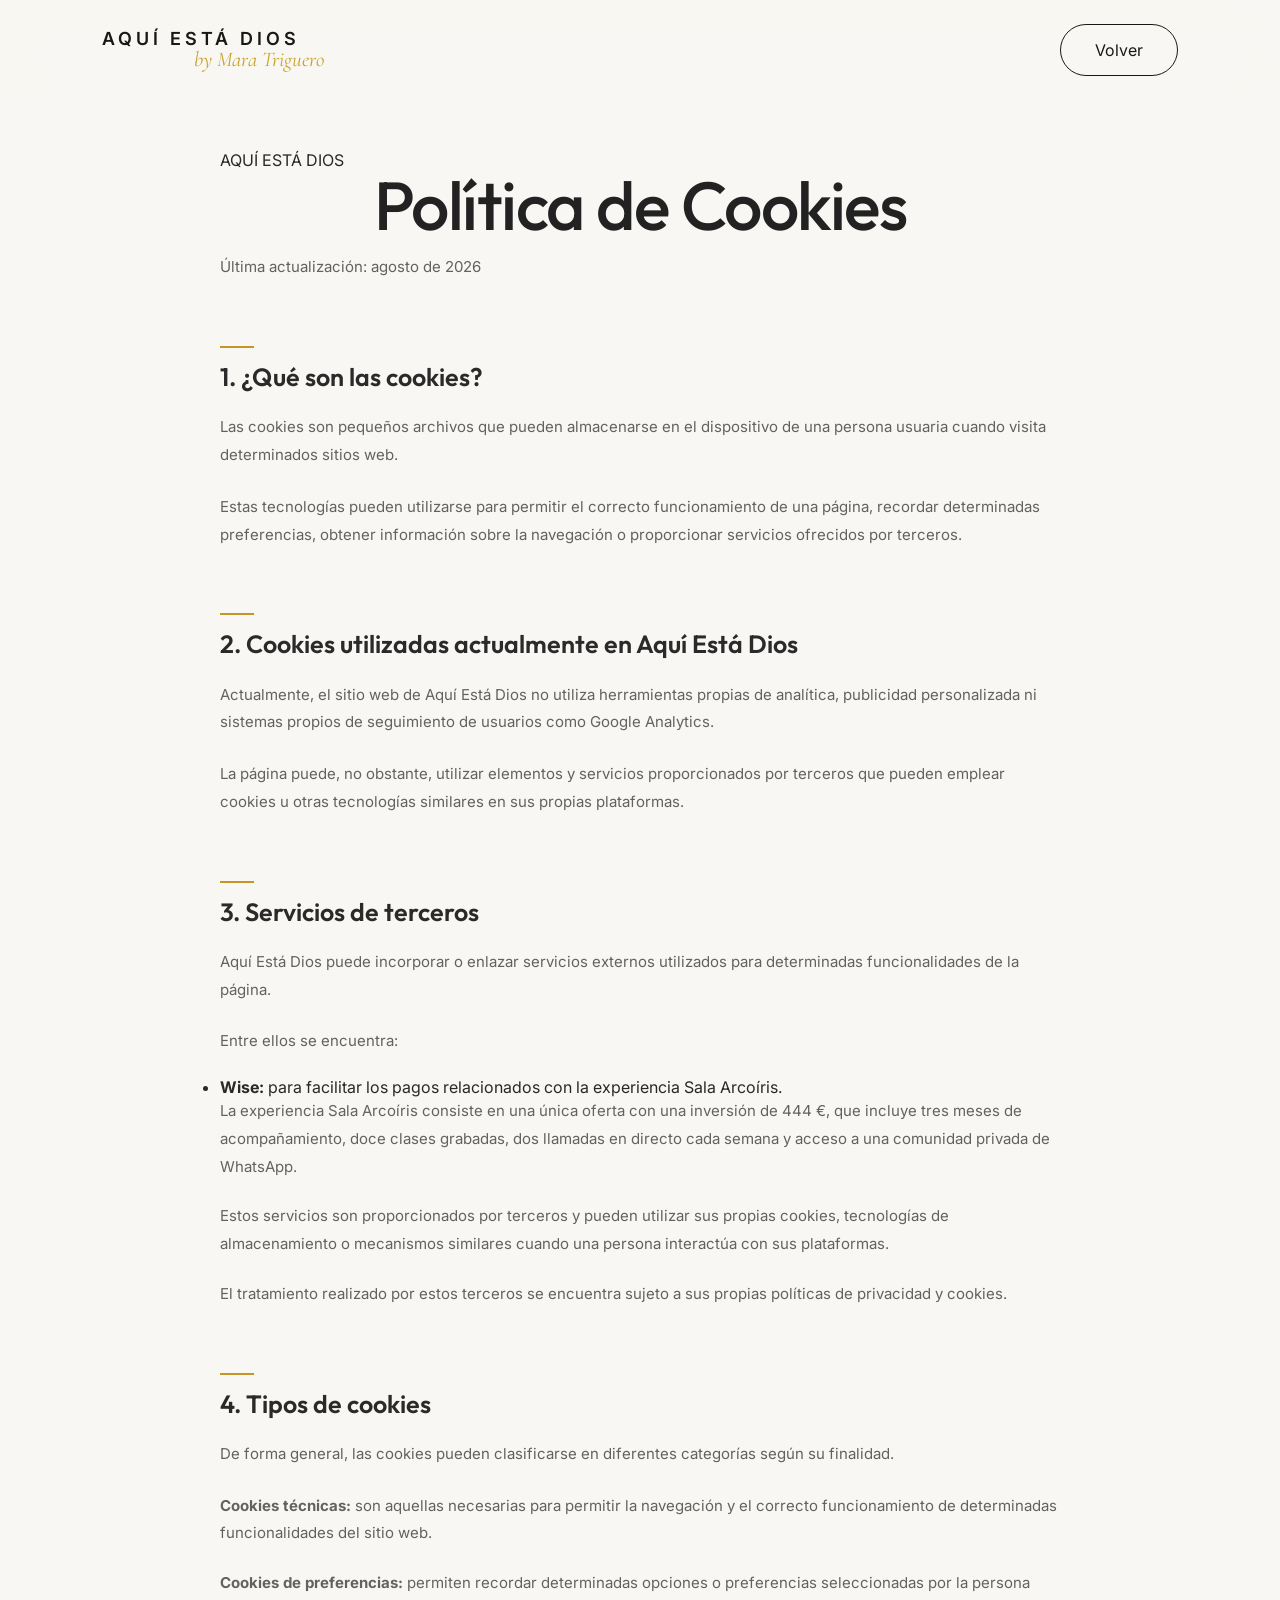
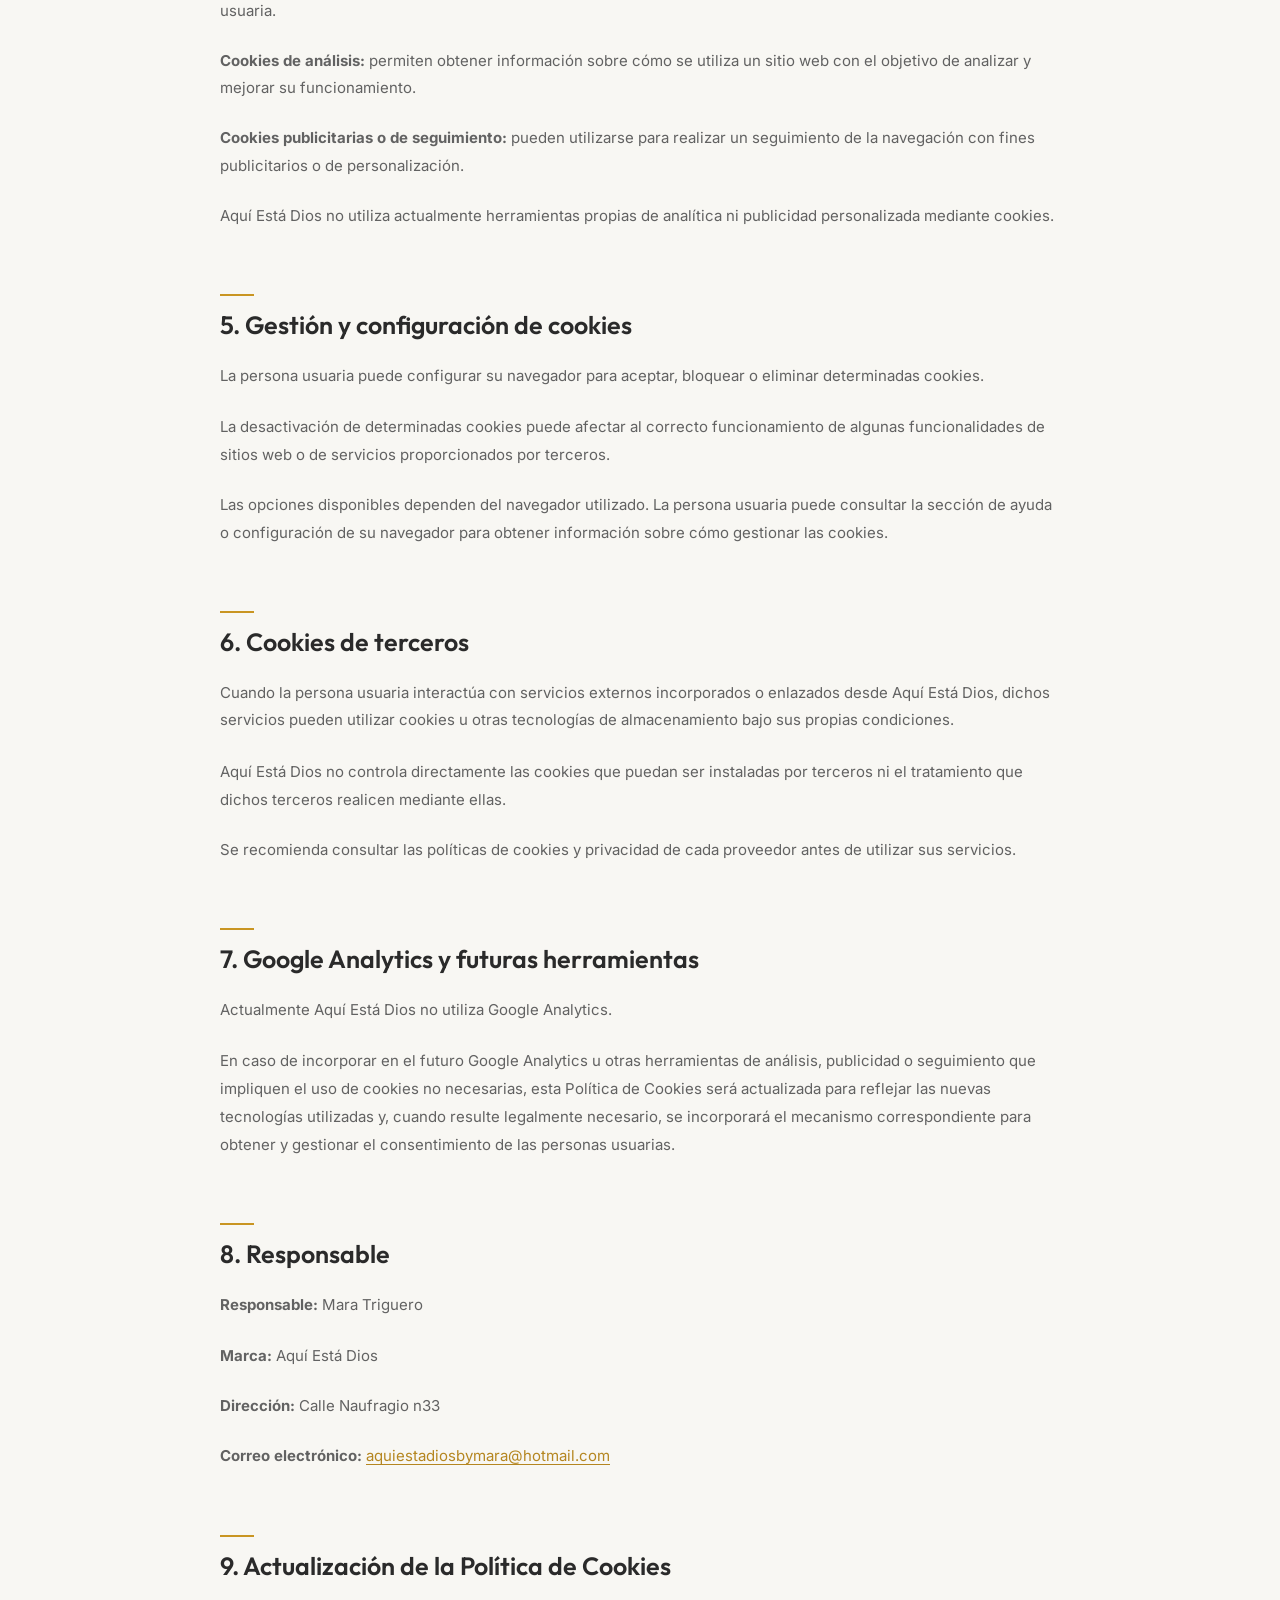
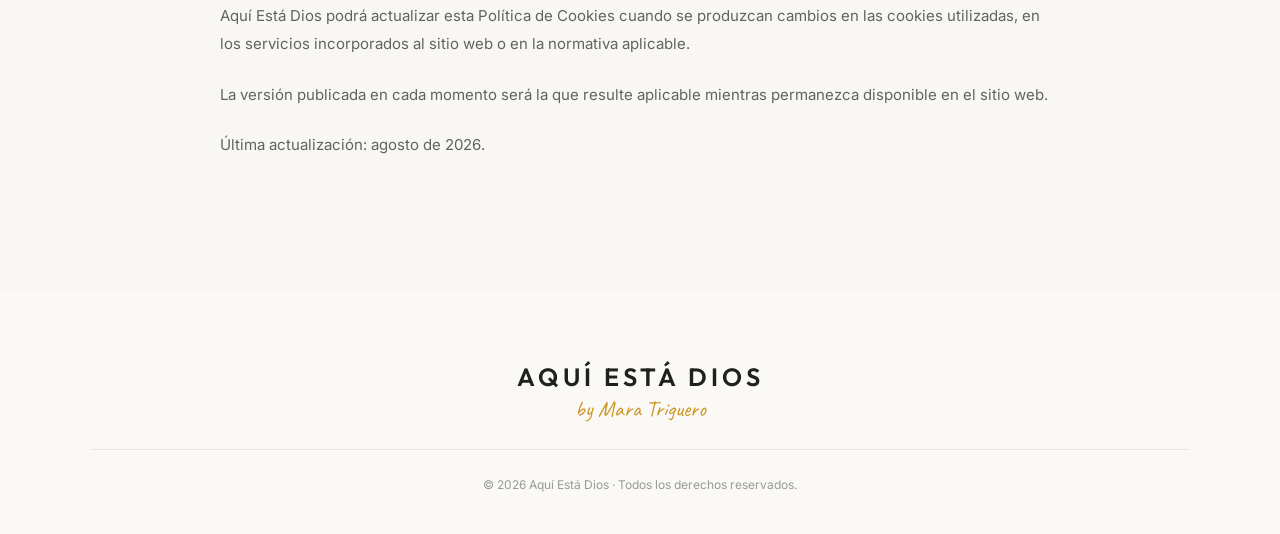
<file: politica-cookies.html>
<!DOCTYPE html>
<html lang="es">

<head>

    <meta charset="UTF-8">
    <meta name="viewport" content="width=device-width, initial-scale=1.0">

    <title>Política de Cookies | Aquí Está Dios</title>

    <link rel="preconnect" href="https://fonts.googleapis.com">
    <link rel="preconnect" href="https://fonts.gstatic.com" crossorigin>

    <link href="https://fonts.googleapis.com/css2?family=Caveat:wght@500;600;700&display=swap" rel="stylesheet">

    <link href="https://fonts.googleapis.com/css2?family=Inter:wght@300;400;500;600;700&family=Outfit:wght@300;400;500;600;700&family=Cormorant+Garamond:wght@400;500;600;700&display=swap" rel="stylesheet">

    <link rel="stylesheet" href="styles.css">

</head>


<body>

    <header>

        <div class="logo">

            <div class="logo-title">
                AQUÍ ESTÁ DIOS
            </div>

            <div class="logo-subtitle">
                by Mara Triguero
            </div>

        </div>

        <nav>

            <a href="index.html" class="btn-nav">
                Volver
            </a>

        </nav>

    </header>


    <main class="legal-page">

        <div class="legal-container">

            <span class="legal-mini-title">
                AQUÍ ESTÁ DIOS
            </span>

            <h1>
                Política de Cookies
            </h1>

            <p class="legal-date">
                Última actualización: agosto de 2026
            </p>


            <section class="legal-section">

                <h2>
                    1. ¿Qué son las cookies?
                </h2>

                <p>
                    Las cookies son pequeños archivos que pueden almacenarse en el dispositivo de una persona usuaria cuando visita determinados sitios web.
                </p>

                <p>
                    Estas tecnologías pueden utilizarse para permitir el correcto funcionamiento de una página, recordar determinadas preferencias, obtener información sobre la navegación o proporcionar servicios ofrecidos por terceros.
                </p>

            </section>


            <section class="legal-section">

                <h2>
                    2. Cookies utilizadas actualmente en Aquí Está Dios
                </h2>

                <p>
                    Actualmente, el sitio web de Aquí Está Dios no utiliza herramientas propias de analítica, publicidad personalizada ni sistemas propios de seguimiento de usuarios como Google Analytics.
                </p>

                <p>
                    La página puede, no obstante, utilizar elementos y servicios proporcionados por terceros que pueden emplear cookies u otras tecnologías similares en sus propias plataformas.
                </p>

            </section>


            <section class="legal-section">

                <h2>
                    3. Servicios de terceros
                </h2>

                <p>
                    Aquí Está Dios puede incorporar o enlazar servicios externos utilizados para determinadas funcionalidades de la página.
                </p>

                <p>
                    Entre ellos se encuentra:
                </p>

                <ul>

                    <li>
                        <strong>Wise:</strong> para facilitar los pagos relacionados con la experiencia Sala Arcoíris.
                    </li>

                </ul>

                <p>
                    La experiencia Sala Arcoíris consiste en una única oferta con una inversión de 444 €, que incluye tres meses de acompañamiento, doce clases grabadas, dos llamadas en directo cada semana y acceso a una comunidad privada de WhatsApp.
                </p>

                <p>
                    Estos servicios son proporcionados por terceros y pueden utilizar sus propias cookies, tecnologías de almacenamiento o mecanismos similares cuando una persona interactúa con sus plataformas.
                </p>

                <p>
                    El tratamiento realizado por estos terceros se encuentra sujeto a sus propias políticas de privacidad y cookies.
                </p>

            </section>


            <section class="legal-section">

                <h2>
                    4. Tipos de cookies
                </h2>

                <p>
                    De forma general, las cookies pueden clasificarse en diferentes categorías según su finalidad.
                </p>

                <p>
                    <strong>Cookies técnicas:</strong> son aquellas necesarias para permitir la navegación y el correcto funcionamiento de determinadas funcionalidades del sitio web.
                </p>

                <p>
                    <strong>Cookies de preferencias:</strong> permiten recordar determinadas opciones o preferencias seleccionadas por la persona usuaria.
                </p>

                <p>
                    <strong>Cookies de análisis:</strong> permiten obtener información sobre cómo se utiliza un sitio web con el objetivo de analizar y mejorar su funcionamiento.
                </p>

                <p>
                    <strong>Cookies publicitarias o de seguimiento:</strong> pueden utilizarse para realizar un seguimiento de la navegación con fines publicitarios o de personalización.
                </p>

                <p>
                    Aquí Está Dios no utiliza actualmente herramientas propias de analítica ni publicidad personalizada mediante cookies.
                </p>

            </section>


            <section class="legal-section">

                <h2>
                    5. Gestión y configuración de cookies
                </h2>

                <p>
                    La persona usuaria puede configurar su navegador para aceptar, bloquear o eliminar determinadas cookies.
                </p>

                <p>
                    La desactivación de determinadas cookies puede afectar al correcto funcionamiento de algunas funcionalidades de sitios web o de servicios proporcionados por terceros.
                </p>

                <p>
                    Las opciones disponibles dependen del navegador utilizado. La persona usuaria puede consultar la sección de ayuda o configuración de su navegador para obtener información sobre cómo gestionar las cookies.
                </p>

            </section>


            <section class="legal-section">

                <h2>
                    6. Cookies de terceros
                </h2>

                <p>
                    Cuando la persona usuaria interactúa con servicios externos incorporados o enlazados desde Aquí Está Dios, dichos servicios pueden utilizar cookies u otras tecnologías de almacenamiento bajo sus propias condiciones.
                </p>

                <p>
                    Aquí Está Dios no controla directamente las cookies que puedan ser instaladas por terceros ni el tratamiento que dichos terceros realicen mediante ellas.
                </p>

                <p>
                    Se recomienda consultar las políticas de cookies y privacidad de cada proveedor antes de utilizar sus servicios.
                </p>

            </section>


            <section class="legal-section">

                <h2>
                    7. Google Analytics y futuras herramientas
                </h2>

                <p>
                    Actualmente Aquí Está Dios no utiliza Google Analytics.
                </p>

                <p>
                    En caso de incorporar en el futuro Google Analytics u otras herramientas de análisis, publicidad o seguimiento que impliquen el uso de cookies no necesarias, esta Política de Cookies será actualizada para reflejar las nuevas tecnologías utilizadas y, cuando resulte legalmente necesario, se incorporará el mecanismo correspondiente para obtener y gestionar el consentimiento de las personas usuarias.
                </p>

            </section>


            <section class="legal-section">

                <h2>
                    8. Responsable
                </h2>

                <p>
                    <strong>Responsable:</strong> Mara Triguero
                </p>

                <p>
                    <strong>Marca:</strong> Aquí Está Dios
                </p>

                <p>
                    <strong>Dirección:</strong> Calle Naufragio n33
                </p>

                <p>
                    <strong>Correo electrónico:</strong>
                    <a href="mailto:aquiestadiosbymara@hotmail.com">
                        aquiestadiosbymara@hotmail.com
                    </a>
                </p>

            </section>


            <section class="legal-section">

                <h2>
                    9. Actualización de la Política de Cookies
                </h2>

                <p>
                    Aquí Está Dios podrá actualizar esta Política de Cookies cuando se produzcan cambios en las cookies utilizadas, en los servicios incorporados al sitio web o en la normativa aplicable.
                </p>

                <p>
                    La versión publicada en cada momento será la que resulte aplicable mientras permanezca disponible en el sitio web.
                </p>

            </section>


            <p class="legal-last-update">
                Última actualización: agosto de 2026.
            </p>


        </div>

    </main>


    <footer class="footer">

        <div class="footer-inner">

            <div class="footer-brand">

                <div class="footer-logo">
                    AQUÍ ESTÁ DIOS
                </div>

                <div class="footer-subtitle">
                    by Mara Triguero
                </div>

            </div>


            <div class="footer-bottom">

                <p>
                    © 2026 Aquí Está Dios · Todos los derechos reservados.
                </p>

            </div>

        </div>

    </footer>


</body>

</html>
</file>
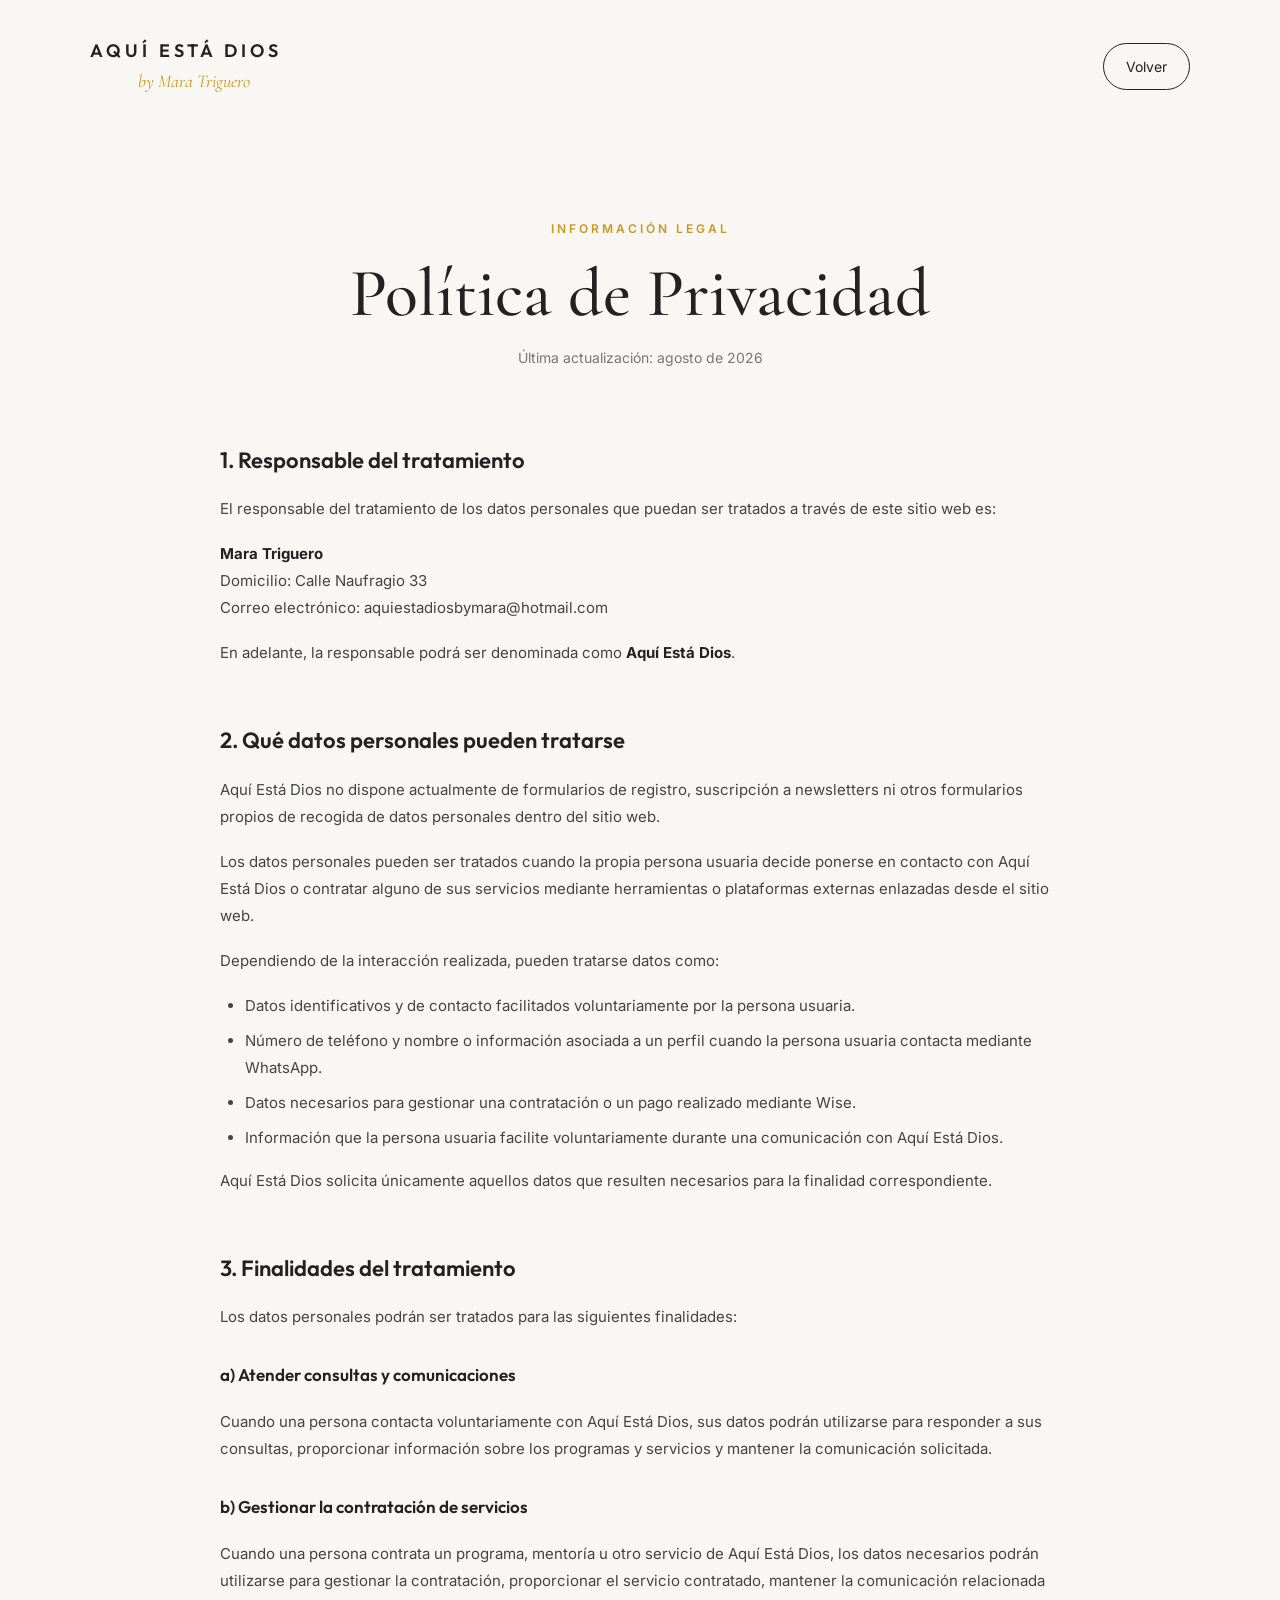
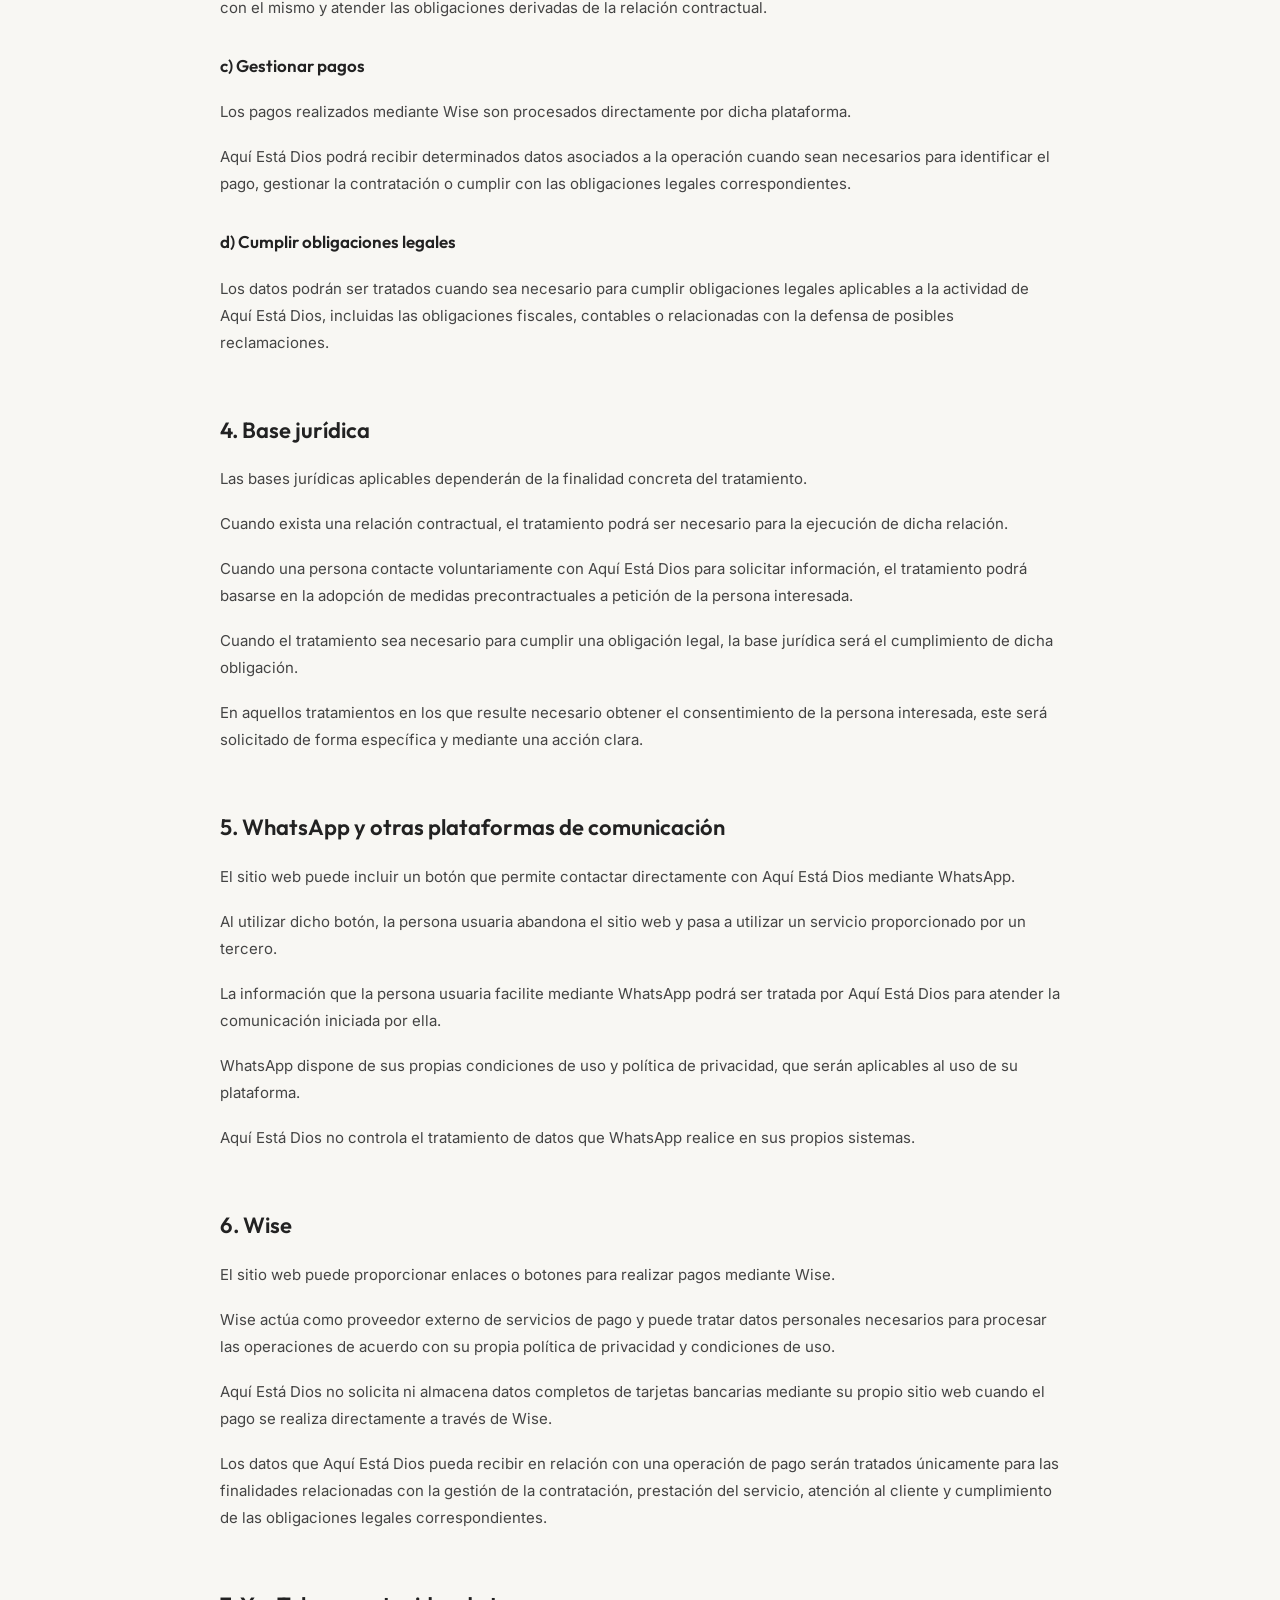
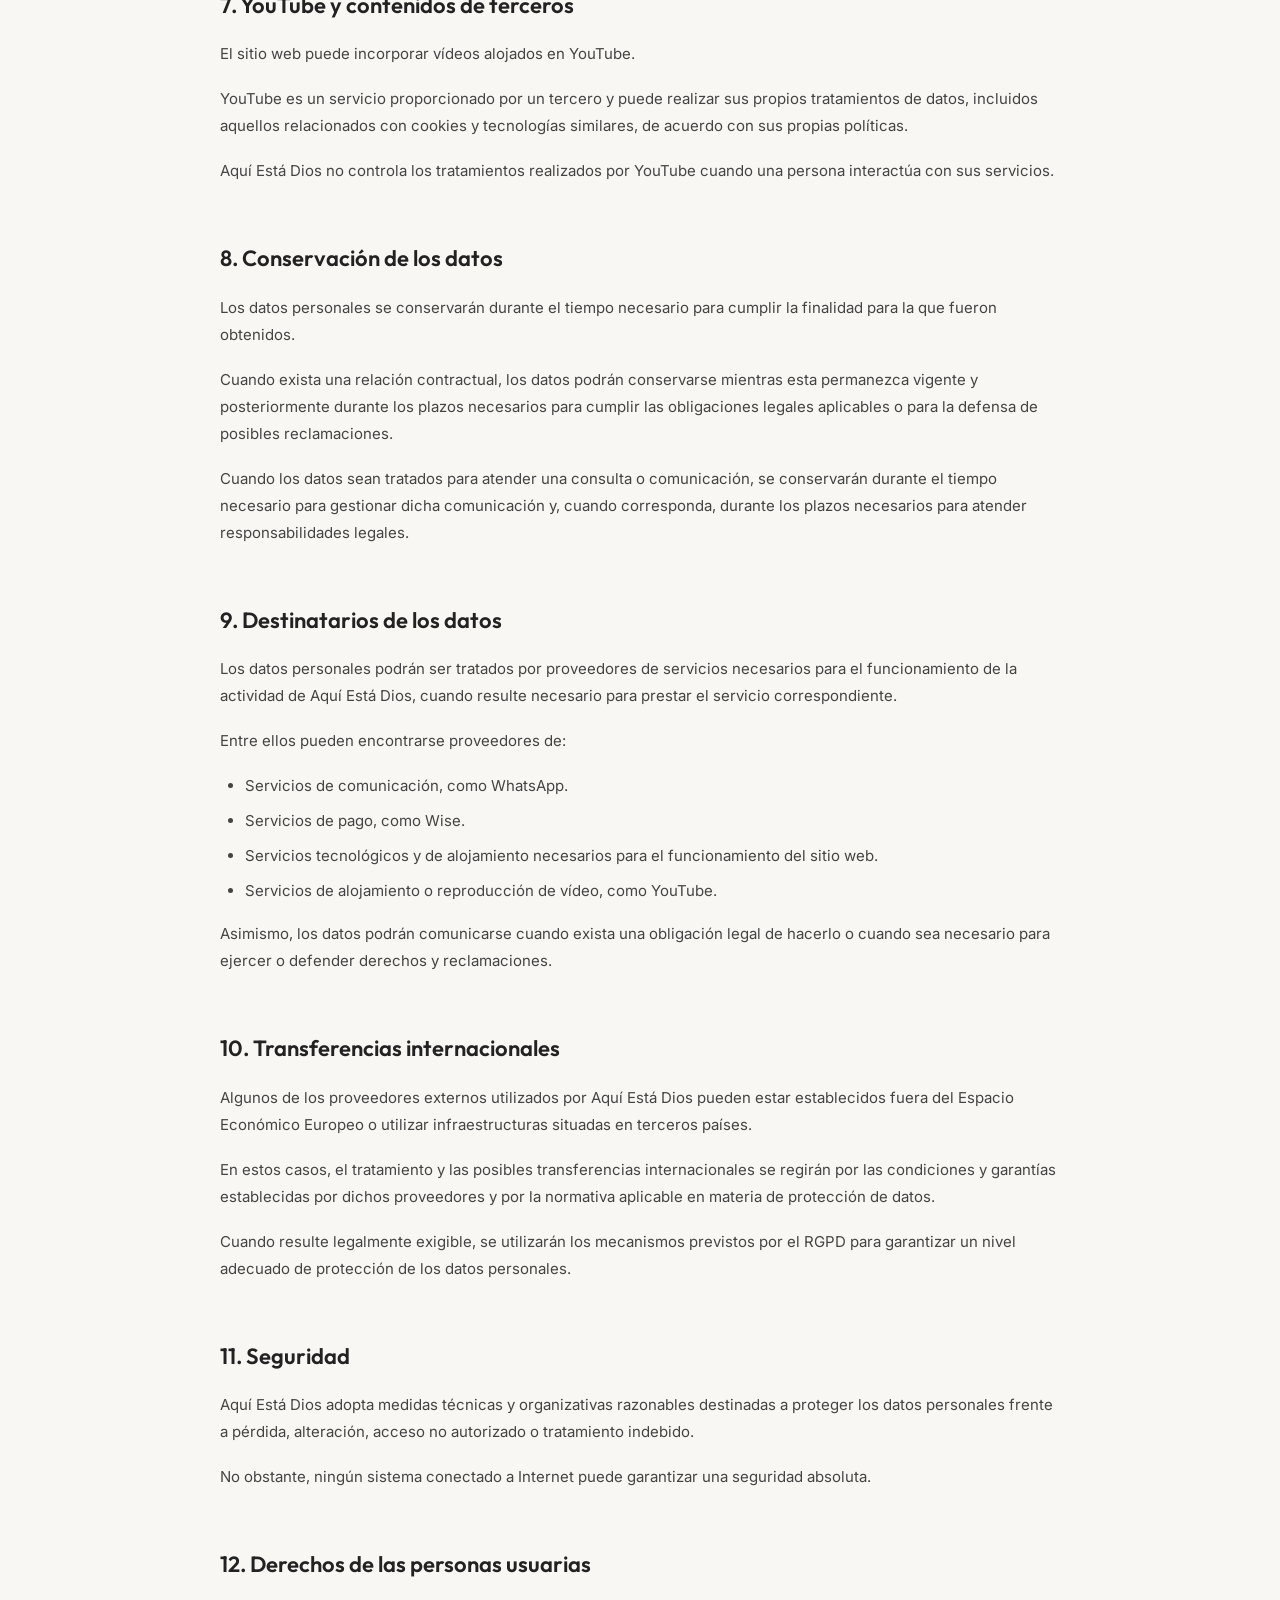
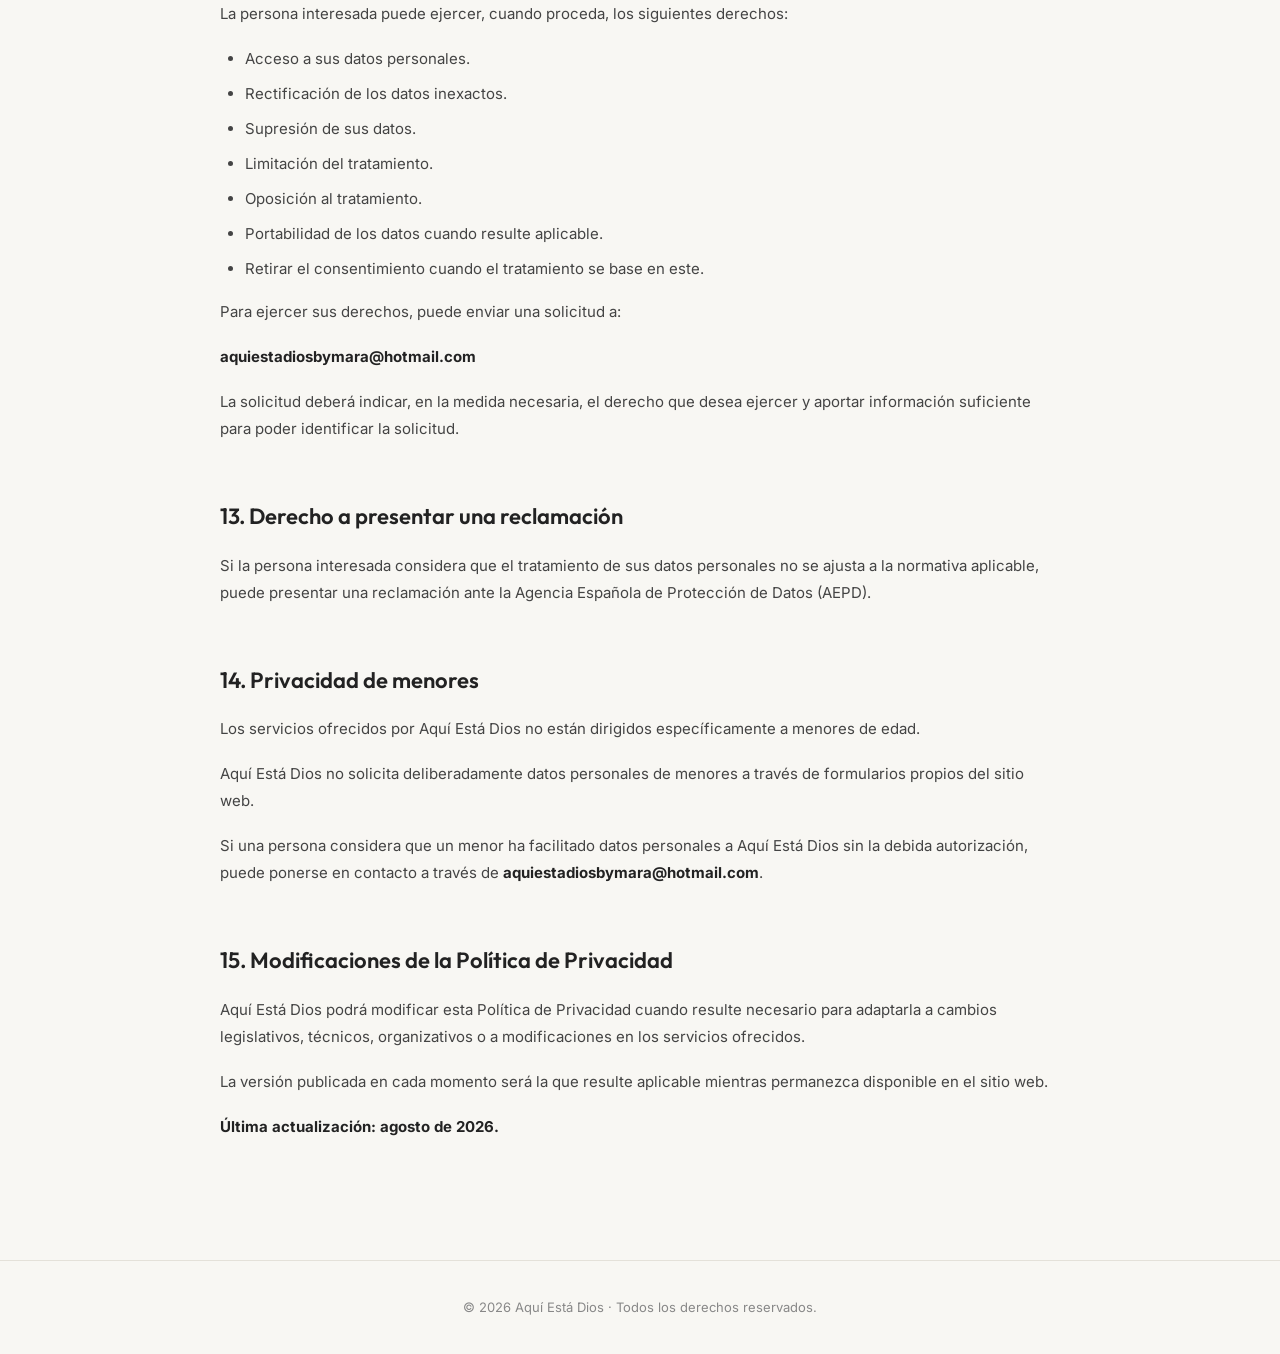
<file: privacidad.html>
<!DOCTYPE html>
<html lang="es">

<head>

    <meta charset="UTF-8">
    <meta name="viewport" content="width=device-width, initial-scale=1.0">

    <title>Política de Privacidad | Aquí Está Dios</title>

    <link rel="preconnect" href="https://fonts.googleapis.com">
    <link rel="preconnect" href="https://fonts.gstatic.com" crossorigin>

    <link href="https://fonts.googleapis.com/css2?family=Inter:wght@300;400;500;600;700&family=Outfit:wght@300;400;500;600;700&family=Cormorant+Garamond:wght@400;500;600;700&display=swap" rel="stylesheet">

    <style>

        * {
            box-sizing: border-box;
        }

        body {
            margin: 0;
            background: #f8f7f3;
            color: #222;
            font-family: 'Inter', sans-serif;
            line-height: 1.8;
        }

        header {
            padding: 35px 7%;
            display: flex;
            justify-content: space-between;
            align-items: center;
            background: #f8f7f3;
        }

        .logo-title {
            font-family: 'Outfit', sans-serif;
            font-size: 18px;
            font-weight: 600;
            letter-spacing: 4px;
        }

        .logo-subtitle {
            font-family: 'Cormorant Garamond', serif;
            font-size: 18px;
            font-style: italic;
            color: #c99822;
            margin-top: -2px;
            margin-left: 48px;
        }

        .back-link {
            text-decoration: none;
            color: #222;
            border: 1px solid #222;
            border-radius: 30px;
            padding: 10px 22px;
            font-size: 14px;
            transition: 0.3s ease;
        }

        .back-link:hover {
            background: #222;
            color: #fff;
        }

        .privacy-container {
            max-width: 900px;
            margin: 80px auto 120px;
            padding: 0 30px;
        }

        .privacy-header {
            text-align: center;
            margin-bottom: 70px;
        }

        .privacy-header span {
            font-size: 12px;
            letter-spacing: 3px;
            text-transform: uppercase;
            color: #c99822;
            font-weight: 600;
        }

        .privacy-header h1 {
            font-family: 'Cormorant Garamond', serif;
            font-size: clamp(42px, 6vw, 68px);
            font-weight: 500;
            margin: 15px 0 10px;
            line-height: 1.1;
        }

        .privacy-header p {
            color: #777;
            font-size: 14px;
        }

        .privacy-content h2 {
            font-family: 'Outfit', sans-serif;
            font-size: 22px;
            font-weight: 600;
            margin-top: 55px;
            margin-bottom: 15px;
        }

        .privacy-content h3 {
            font-family: 'Outfit', sans-serif;
            font-size: 17px;
            font-weight: 600;
            margin-top: 30px;
        }

        .privacy-content p {
            font-size: 15px;
            color: #444;
            margin: 0 0 18px;
        }

        .privacy-content ul {
            padding-left: 25px;
            color: #444;
        }

        .privacy-content li {
            margin-bottom: 8px;
            font-size: 15px;
        }

        .privacy-content strong {
            color: #222;
        }

        footer {
            border-top: 1px solid #e4e1d9;
            padding: 35px 20px;
            text-align: center;
            color: #888;
            font-size: 13px;
        }

        @media (max-width: 600px) {

            header {
                padding: 25px 20px;
            }

            .logo-title {
                font-size: 15px;
                letter-spacing: 3px;
            }

            .logo-subtitle {
                font-size: 16px;
                margin-left: 38px;
            }

            .back-link {
                padding: 8px 15px;
                font-size: 12px;
            }

            .privacy-container {
                margin-top: 50px;
                padding: 0 22px;
            }

            .privacy-header {
                margin-bottom: 45px;
            }

            .privacy-content h2 {
                font-size: 20px;
            }

            .privacy-content p,
            .privacy-content li {
                font-size: 14px;
            }

        }

    </style>

</head>

<body>

<header>

    <div class="logo">

        <div class="logo-title">
            AQUÍ ESTÁ DIOS
        </div>

        <div class="logo-subtitle">
            by Mara Triguero
        </div>

    </div>

    <a href="index.html" class="back-link">
        Volver
    </a>

</header>


<main class="privacy-container">

    <div class="privacy-header">

        <span>Información legal</span>

        <h1>Política de Privacidad</h1>

        <p>Última actualización: agosto de 2026</p>

    </div>


    <div class="privacy-content">

        <h2>1. Responsable del tratamiento</h2>

        <p>
            El responsable del tratamiento de los datos personales que puedan ser tratados a través de este sitio web es:
        </p>

        <p>
            <strong>Mara Triguero</strong><br>
            Domicilio: Calle Naufragio 33<br>
            Correo electrónico: aquiestadiosbymara@hotmail.com
        </p>

        <p>
            En adelante, la responsable podrá ser denominada como <strong>Aquí Está Dios</strong>.
        </p>


        <h2>2. Qué datos personales pueden tratarse</h2>

        <p>
            Aquí Está Dios no dispone actualmente de formularios de registro, suscripción a newsletters ni otros formularios propios de recogida de datos personales dentro del sitio web.
        </p>

        <p>
            Los datos personales pueden ser tratados cuando la propia persona usuaria decide ponerse en contacto con Aquí Está Dios o contratar alguno de sus servicios mediante herramientas o plataformas externas enlazadas desde el sitio web.
        </p>

        <p>
            Dependiendo de la interacción realizada, pueden tratarse datos como:
        </p>

        <ul>
            <li>Datos identificativos y de contacto facilitados voluntariamente por la persona usuaria.</li>
            <li>Número de teléfono y nombre o información asociada a un perfil cuando la persona usuaria contacta mediante WhatsApp.</li>
            <li>Datos necesarios para gestionar una contratación o un pago realizado mediante Wise.</li>
            <li>Información que la persona usuaria facilite voluntariamente durante una comunicación con Aquí Está Dios.</li>
        </ul>

        <p>
            Aquí Está Dios solicita únicamente aquellos datos que resulten necesarios para la finalidad correspondiente.
        </p>


        <h2>3. Finalidades del tratamiento</h2>

        <p>
            Los datos personales podrán ser tratados para las siguientes finalidades:
        </p>

        <h3>a) Atender consultas y comunicaciones</h3>

        <p>
            Cuando una persona contacta voluntariamente con Aquí Está Dios, sus datos podrán utilizarse para responder a sus consultas, proporcionar información sobre los programas y servicios y mantener la comunicación solicitada.
        </p>

        <h3>b) Gestionar la contratación de servicios</h3>

        <p>
            Cuando una persona contrata un programa, mentoría u otro servicio de Aquí Está Dios, los datos necesarios podrán utilizarse para gestionar la contratación, proporcionar el servicio contratado, mantener la comunicación relacionada con el mismo y atender las obligaciones derivadas de la relación contractual.
        </p>

        <h3>c) Gestionar pagos</h3>

        <p>
            Los pagos realizados mediante Wise son procesados directamente por dicha plataforma.
        </p>

        <p>
            Aquí Está Dios podrá recibir determinados datos asociados a la operación cuando sean necesarios para identificar el pago, gestionar la contratación o cumplir con las obligaciones legales correspondientes.
        </p>

        <h3>d) Cumplir obligaciones legales</h3>

        <p>
            Los datos podrán ser tratados cuando sea necesario para cumplir obligaciones legales aplicables a la actividad de Aquí Está Dios, incluidas las obligaciones fiscales, contables o relacionadas con la defensa de posibles reclamaciones.
        </p>


        <h2>4. Base jurídica</h2>

        <p>
            Las bases jurídicas aplicables dependerán de la finalidad concreta del tratamiento.
        </p>

        <p>
            Cuando exista una relación contractual, el tratamiento podrá ser necesario para la ejecución de dicha relación.
        </p>

        <p>
            Cuando una persona contacte voluntariamente con Aquí Está Dios para solicitar información, el tratamiento podrá basarse en la adopción de medidas precontractuales a petición de la persona interesada.
        </p>

        <p>
            Cuando el tratamiento sea necesario para cumplir una obligación legal, la base jurídica será el cumplimiento de dicha obligación.
        </p>

        <p>
            En aquellos tratamientos en los que resulte necesario obtener el consentimiento de la persona interesada, este será solicitado de forma específica y mediante una acción clara.
        </p>


        <h2>5. WhatsApp y otras plataformas de comunicación</h2>

        <p>
            El sitio web puede incluir un botón que permite contactar directamente con Aquí Está Dios mediante WhatsApp.
        </p>

        <p>
            Al utilizar dicho botón, la persona usuaria abandona el sitio web y pasa a utilizar un servicio proporcionado por un tercero.
        </p>

        <p>
            La información que la persona usuaria facilite mediante WhatsApp podrá ser tratada por Aquí Está Dios para atender la comunicación iniciada por ella.
        </p>

        <p>
            WhatsApp dispone de sus propias condiciones de uso y política de privacidad, que serán aplicables al uso de su plataforma.
        </p>

        <p>
            Aquí Está Dios no controla el tratamiento de datos que WhatsApp realice en sus propios sistemas.
        </p>


        <h2>6. Wise</h2>

        <p>
            El sitio web puede proporcionar enlaces o botones para realizar pagos mediante Wise.
        </p>

        <p>
            Wise actúa como proveedor externo de servicios de pago y puede tratar datos personales necesarios para procesar las operaciones de acuerdo con su propia política de privacidad y condiciones de uso.
        </p>

        <p>
            Aquí Está Dios no solicita ni almacena datos completos de tarjetas bancarias mediante su propio sitio web cuando el pago se realiza directamente a través de Wise.
        </p>

        <p>
            Los datos que Aquí Está Dios pueda recibir en relación con una operación de pago serán tratados únicamente para las finalidades relacionadas con la gestión de la contratación, prestación del servicio, atención al cliente y cumplimiento de las obligaciones legales correspondientes.
        </p>


        <h2>7. YouTube y contenidos de terceros</h2>

        <p>
            El sitio web puede incorporar vídeos alojados en YouTube.
        </p>

        <p>
            YouTube es un servicio proporcionado por un tercero y puede realizar sus propios tratamientos de datos, incluidos aquellos relacionados con cookies y tecnologías similares, de acuerdo con sus propias políticas.
        </p>

        <p>
            Aquí Está Dios no controla los tratamientos realizados por YouTube cuando una persona interactúa con sus servicios.
        </p>


        <h2>8. Conservación de los datos</h2>

        <p>
            Los datos personales se conservarán durante el tiempo necesario para cumplir la finalidad para la que fueron obtenidos.
        </p>

        <p>
            Cuando exista una relación contractual, los datos podrán conservarse mientras esta permanezca vigente y posteriormente durante los plazos necesarios para cumplir las obligaciones legales aplicables o para la defensa de posibles reclamaciones.
        </p>

        <p>
            Cuando los datos sean tratados para atender una consulta o comunicación, se conservarán durante el tiempo necesario para gestionar dicha comunicación y, cuando corresponda, durante los plazos necesarios para atender responsabilidades legales.
        </p>


        <h2>9. Destinatarios de los datos</h2>

        <p>
            Los datos personales podrán ser tratados por proveedores de servicios necesarios para el funcionamiento de la actividad de Aquí Está Dios, cuando resulte necesario para prestar el servicio correspondiente.
        </p>

        <p>
            Entre ellos pueden encontrarse proveedores de:
        </p>

        <ul>
            <li>Servicios de comunicación, como WhatsApp.</li>
            <li>Servicios de pago, como Wise.</li>
            <li>Servicios tecnológicos y de alojamiento necesarios para el funcionamiento del sitio web.</li>
            <li>Servicios de alojamiento o reproducción de vídeo, como YouTube.</li>
        </ul>

        <p>
            Asimismo, los datos podrán comunicarse cuando exista una obligación legal de hacerlo o cuando sea necesario para ejercer o defender derechos y reclamaciones.
        </p>


        <h2>10. Transferencias internacionales</h2>

        <p>
            Algunos de los proveedores externos utilizados por Aquí Está Dios pueden estar establecidos fuera del Espacio Económico Europeo o utilizar infraestructuras situadas en terceros países.
        </p>

        <p>
            En estos casos, el tratamiento y las posibles transferencias internacionales se regirán por las condiciones y garantías establecidas por dichos proveedores y por la normativa aplicable en materia de protección de datos.
        </p>

        <p>
            Cuando resulte legalmente exigible, se utilizarán los mecanismos previstos por el RGPD para garantizar un nivel adecuado de protección de los datos personales.
        </p>


        <h2>11. Seguridad</h2>

        <p>
            Aquí Está Dios adopta medidas técnicas y organizativas razonables destinadas a proteger los datos personales frente a pérdida, alteración, acceso no autorizado o tratamiento indebido.
        </p>

        <p>
            No obstante, ningún sistema conectado a Internet puede garantizar una seguridad absoluta.
        </p>


        <h2>12. Derechos de las personas usuarias</h2>

        <p>
            La persona interesada puede ejercer, cuando proceda, los siguientes derechos:
        </p>

        <ul>
            <li>Acceso a sus datos personales.</li>
            <li>Rectificación de los datos inexactos.</li>
            <li>Supresión de sus datos.</li>
            <li>Limitación del tratamiento.</li>
            <li>Oposición al tratamiento.</li>
            <li>Portabilidad de los datos cuando resulte aplicable.</li>
            <li>Retirar el consentimiento cuando el tratamiento se base en este.</li>
        </ul>

        <p>
            Para ejercer sus derechos, puede enviar una solicitud a:
        </p>

        <p>
            <strong>aquiestadiosbymara@hotmail.com</strong>
        </p>

        <p>
            La solicitud deberá indicar, en la medida necesaria, el derecho que desea ejercer y aportar información suficiente para poder identificar la solicitud.
        </p>


        <h2>13. Derecho a presentar una reclamación</h2>

        <p>
            Si la persona interesada considera que el tratamiento de sus datos personales no se ajusta a la normativa aplicable, puede presentar una reclamación ante la Agencia Española de Protección de Datos (AEPD).
        </p>


        <h2>14. Privacidad de menores</h2>

        <p>
            Los servicios ofrecidos por Aquí Está Dios no están dirigidos específicamente a menores de edad.
        </p>

        <p>
            Aquí Está Dios no solicita deliberadamente datos personales de menores a través de formularios propios del sitio web.
        </p>

        <p>
            Si una persona considera que un menor ha facilitado datos personales a Aquí Está Dios sin la debida autorización, puede ponerse en contacto a través de <strong>aquiestadiosbymara@hotmail.com</strong>.
        </p>


        <h2>15. Modificaciones de la Política de Privacidad</h2>

        <p>
            Aquí Está Dios podrá modificar esta Política de Privacidad cuando resulte necesario para adaptarla a cambios legislativos, técnicos, organizativos o a modificaciones en los servicios ofrecidos.
        </p>

        <p>
            La versión publicada en cada momento será la que resulte aplicable mientras permanezca disponible en el sitio web.
        </p>

        <p>
            <strong>Última actualización: agosto de 2026.</strong>
        </p>

    </div>

</main>


<footer>

    © 2026 Aquí Está Dios · Todos los derechos reservados.

</footer>


</body>
</html>
</file>
<file: styles.css>
*{
margin:0;
padding:0;
box-sizing:border-box;
}

body{

font-family:'Inter',sans-serif;
background:#F8F7F3;
color:#181818;
overflow-x:hidden;

}

header{

position:fixed;

top:0;
left:0;

width:100%;

padding:28px 8%;

display:flex;

justify-content:space-between;
align-items:center;

z-index:100;

background:rgba(248,247,243,.65);

backdrop-filter:blur(18px);

}

.logo-title{

font-size:18px;

font-weight:600;

letter-spacing:4px;

}

.logo-subtitle{

margin-top:-2px;

margin-left:92px;

font-family:'Cormorant Garamond',serif;

font-size:21px;

font-style:italic;

color:#C9A227;

}

.btn-nav{

text-decoration:none;

padding:15px 34px;

border-radius:999px;

border:1px solid #181818;

color:#181818;

transition:.35s;

}

.btn-nav:hover{

background:#181818;

color:white;

}

/* =========================================
   HERO — NUEVA PORTADA
========================================= */

.hero{

    min-height:100vh;

    display:flex;

    justify-content:center;

    align-items:center;

    position:relative;

    padding:150px 8% 110px;

    overflow:hidden;

}


.hero-content{

    width:100%;

    max-width:1200px;

    position:relative;

    z-index:2;

}


.hero-text{

    position:relative;

    max-width:900px;

}


/* PEQUEÑO NOMBRE DE MARCA */

.hero-eyebrow{

    font-family:'Outfit',sans-serif;

    font-size:13px;

    font-weight:600;

    letter-spacing:5px;

    color:#C9A55C;

    margin-bottom:30px;

}


/* TÍTULO */

.title{

    display:flex;

    flex-direction:column;

    position:relative;

    line-height:.82;

    margin:0;

}


.title-main{

    font-family:'Outfit',sans-serif;

    font-size:clamp(76px,9vw,128px);

    font-weight:600;

    letter-spacing:-5px;

    color:#181818;

    position:relative;

    z-index:3;

}


.title-highlight{

    margin-left:150px;

    color:#B8860B;

    font-weight:500;

}


/* FRASE PRINCIPAL */

.hero-statement{

    margin-top:48px;

    max-width:700px;

    font-family:'Cormorant Garamond',serif;

    font-size:clamp(32px,4vw,52px);

    font-weight:500;

    line-height:1.05;

    letter-spacing:-.5px;

    color:#292929;

}


.hero-statement::first-line{

    color:#292929;

}


/* TEXTO */

.subtitle{

    margin-top:42px;

    max-width:720px;

    font-family:'Outfit',sans-serif;

    font-size:19px;

    line-height:1.65;

    font-weight:400;

    color:#666;

    letter-spacing:-.1px;

    text-align:left;

}


.subtitle strong{

    color:#181818;

    font-weight:700;

}


/* BOTÓN */

.btn-hero{

    display:inline-block;

    margin-top:38px;

    padding:19px 45px;

    background:#181818;

    color:white;

    text-decoration:none;

    border-radius:999px;

    font-weight:500;

    transition:.35s;

    position:relative;

    overflow:hidden;

}


.btn-hero:hover{

    transform:translateY(-4px);

    box-shadow:0 18px 45px rgba(0,0,0,.18);

}


/* LUZ CENTRAL */

.glow{

    position:absolute;

    width:1000px;

    height:1000px;

    top:48%;

    left:55%;

    transform:translate(-50%,-50%);

    background:
    radial-gradient(
        circle,
        rgba(255,255,255,.95) 0%,
        rgba(255,255,255,.72) 20%,
        rgba(248,247,243,.30) 45%,
        transparent 72%
    );

    filter:blur(70px);

    z-index:0;

    pointer-events:none;

}


/* =========================================
   RESPONSIVE
========================================= */

@media (max-width:900px){

    .hero{

        padding:140px 7% 90px;

        align-items:center;

    }

    .hero-text{

        max-width:100%;

    }

    .title-main{

        font-size:clamp(68px,11vw,100px);

        letter-spacing:-4px;

    }

    .title-highlight{

        margin-left:80px;

    }

    .hero-statement{

        font-size:38px;

    }

}


@media (max-width:600px){

    .hero{

        min-height:auto;

        padding:145px 24px 90px;

    }

    .hero-eyebrow{

        font-size:11px;

        letter-spacing:4px;

        margin-bottom:25px;

    }

    .title{

        line-height:.88;

    }

    .title-main{

        font-size:clamp(62px,19vw,86px);

        letter-spacing:-3px;

    }

    .title-highlight{

        margin-left:45px;

    }

    .hero-statement{

        margin-top:35px;

        font-size:32px;

        line-height:1.05;

    }

    .subtitle{

        margin-top:32px;

        font-size:17px;

        line-height:1.65;

    }

    .btn-hero{

        width:100%;

        text-align:center;

        margin-top:32px;

        padding:18px 25px;

    }

}
@keyframes glow{

0%{

filter:
drop-shadow(0 0 15px rgba(255,220,120,.5))
drop-shadow(0 0 40px rgba(255,220,120,.35));

}

50%{

filter:
drop-shadow(0 0 35px rgba(255,220,120,.9))
drop-shadow(0 0 90px rgba(255,220,120,.6));

}

100%{

filter:
drop-shadow(0 0 15px rgba(255,220,120,.5))
drop-shadow(0 0 40px rgba(255,220,120,.35));

}

}
/* DESTELLOS */

.hero::before{

content:"";

position:absolute;

inset:0;

pointer-events:none;

background-image:

radial-gradient(circle at 18% 28%, rgba(212,175,55,.55) 0px, rgba(212,175,55,0) 3px),

radial-gradient(circle at 76% 18%, rgba(212,175,55,.45) 0px, rgba(212,175,55,0) 2px),

radial-gradient(circle at 82% 62%, rgba(212,175,55,.5) 0px, rgba(212,175,55,0) 3px),

radial-gradient(circle at 35% 74%, rgba(212,175,55,.4) 0px, rgba(212,175,55,0) 2px),

radial-gradient(circle at 60% 42%, rgba(212,175,55,.35) 0px, rgba(212,175,55,0) 2px),

radial-gradient(circle at 12% 85%, rgba(212,175,55,.45) 0px, rgba(212,175,55,0) 3px);

opacity:.65;

animation:twinkle 8s ease-in-out infinite;

}
@keyframes twinkle{

0%{

opacity:.35;

}

50%{

opacity:.8;

}

100%{

opacity:.35;

}

}

.btn-hero::before{

content:"";

position:absolute;

top:0;

left:-120%;

width:70%;

height:100%;

background:linear-gradient(
90deg,
transparent,
rgba(255,255,255,.35),
transparent
);

transform:skewX(-25deg);

transition:.8s;

}
.cursor-light{

position:fixed;

width:380px;

height:380px;

border-radius:50%;

pointer-events:none;

left:0;

top:0;

transform:translate(-50%,-50%);

background:radial-gradient(
circle,
rgba(255,255,255,.30) 0%,
rgba(255,255,255,.12) 35%,
rgba(255,255,255,.04) 60%,
transparent 80%
);

filter:blur(18px);

z-index:0;

opacity:.95;

transition:opacity .3s;

}
.transition-section{

padding:180px 8%;

background:#ffffff;

display:flex;

justify-content:center;

}

.transition-content{

max-width:980px;

text-align:center;

}

.transition-text{

display:flex;

flex-direction:column;

gap:10px;

font-family:'Poppins',sans-serif;

line-height:1.2;

color:#202020;

}
.transition-text .small{

font-size:28px;

font-weight:500;

color:#555;

}

.transition-text .big{

font-size:48px;

font-weight:600;

color:#181818;

}

.transition-text span{

display:block;

opacity:.96;

}
/*======================================
            SALA ARCOÍRIS
======================================*/

.offer-section{

    padding:120px 8% 150px;
    display:flex;
    justify-content:center;
    background:#fff;

}

.offer-card{

    width:100%;
    max-width:850px;

    background:#fff;

    border-radius:38px;

    padding:55px;

    border:1px solid rgba(212,175,55,.15);

    box-shadow:
    0 25px 70px rgba(0,0,0,.05);

    position:relative;

    overflow:hidden;

    transition:.35s ease;

}

.offer-card:hover{

    transform:translateY(-5px);

    box-shadow:
    0 35px 90px rgba(0,0,0,.08);

}

.offer-card::before{

    content:"";

    position:absolute;

    top:-180px;
    right:-180px;

    width:420px;
    height:420px;

    border-radius:50%;

    background:radial-gradient(circle,
    rgba(255,255,255,.95),
    rgba(255,248,225,.55),
    transparent 72%);

    filter:blur(18px);

    pointer-events:none;

}

/*----------*/

.offer-tag{

    display:inline-block;

    margin-bottom:18px;

    font-size:13px;

    letter-spacing:2px;

    text-transform:uppercase;

    color:#b89126;

    font-weight:600;

}

.offer-card h2{

    font-family:"Cormorant Garamond",serif;

    font-size:58px;

    font-weight:600;

    color:#171717;

    margin-bottom:22px;

}

.offer-description{

    font-size:21px;

    line-height:1.8;

    color:#5d5d5d;

    margin-bottom:40px;

}

/*----------*/

.offer-divider{

    width:100%;

    height:1px;

    background:linear-gradient(90deg,
    transparent,
    rgba(212,175,55,.45),
    transparent);

    margin:40px 0;

}

.offer-card h3{

    font-size:27px;

    margin-bottom:25px;

    color:#1b1b1b;

}

.offer-grid{

    display:grid;

    grid-template-columns:1fr 1fr;

    gap:18px 35px;

    color:#555;

    font-size:18px;

    line-height:1.7;

}

/*----------*/

.offer-includes{

margin-top:35px;

display:flex;

flex-wrap:wrap;

justify-content:center;

gap:16px;

}
.offer-includes h4{

    width:100%;

    text-align:center;

    font-size:26px;

    font-weight:600;

    color:#1b1b1b;

    margin-bottom:28px;

}
.offer-includes p{

display:flex;
align-items:center;
justify-content:center;

padding:14px 22px;
flex:0 0 calc(50% - 8px);
margin:0;

background:#fffdf8;

border:1px solid rgba(201,165,92,.18);

border-radius:999px;

font-size:17px;

font-weight:500;

color:#3d3d3d;

box-shadow:0 8px 22px rgba(0,0,0,.04);

transition:.35s;

}
.offer-includes p:hover{

transform:translateY(-3px);

border-color:#d4b36a;

box-shadow:0 12px 30px rgba(212,179,106,.18);

}
/*----------*/

.offer-price{

    text-align:center;

    margin:45px 0 30px;

}

.offer-price small{

    display:block;

    color:#b89126;

    letter-spacing:2px;

    text-transform:uppercase;

    font-size:12px;

    margin-bottom:8px;

}

.offer-price h1{

    font-size:34px;

    font-weight:600;

    color:#181818;

    margin-bottom:10px;

}

.offer-price p{

    color:#666;

    font-size:17px;

}

/*----------*/

.offer-button{

    display:flex;

    justify-content:center;

    align-items:center;

    width:100%;

    padding:20px;

    border-radius:999px;

    background:#181818;

    color:#fff;

    text-decoration:none;

    font-size:17px;

    font-weight:500;

    transition:.35s;

}

.offer-button:hover{

    transform:translateY(-3px);

}
.offer-rainbow{

position:absolute;

top:-55px;

right:45px;

font-size:170px;

opacity:.08;

transform:rotate(-8deg);

pointer-events:none;

user-select:none;

filter:grayscale(.2);

}
/*==========================
        FAQ PREMIUM
==========================*/

.faq-section{

max-width:1100px;

margin:120px auto;

padding:0 8%;

}
.faq-header{

text-align:center;
margin-bottom:70px;

}

.faq-mini-title{

display:inline-block;

font-family:'Outfit',sans-serif;
font-size:14px;
font-weight:600;

letter-spacing:3px;
text-transform:uppercase;

color:#C9A55C;

margin-bottom:18px;

}

.faq-header h2{

font-family:'Outfit',sans-serif;

font-size:54px;

font-weight:700;

line-height:1.2;

color:#1b1b1b;

max-width:700px;

margin:auto;

}

.faq-list{

display:flex;

flex-direction:column;

gap:22px;

margin-top:60px;

}

.faq-item{

background:rgba(255,255,255,.82);

backdrop-filter:blur(18px);

border:1px solid rgba(201,165,92,.18);

border-radius:28px;

overflow:hidden;

box-shadow:

0 12px 40px rgba(0,0,0,.05);

transition:.35s;

}

.faq-item:hover{

transform:translateY(-4px);

box-shadow:

0 20px 60px rgba(0,0,0,.08);

}

.faq-question{

width:100%;

background:none;

border:none;

padding:30px 34px;

display:flex;

justify-content:space-between;

align-items:center;

cursor:pointer;

font-family:'Outfit',sans-serif;

font-size:22px;

font-weight:600;

color:#202020;

text-align:left;

}

.faq-question span:first-child{

max-width:90%;

}

.faq-question span:last-child{

font-size:38px;

font-weight:300;

color:#C9A55C;

transition:.3s;

}

.faq-answer{

display:none;

padding:0 34px 34px;

font-family:'Outfit',sans-serif;

font-size:18px;

line-height:1.8;

color:#666;

}
/* =========================================
   FOOTER
========================================= */

.footer {
    width: 100%;
    background: #faf9f6;
    padding: 70px 30px 42px;
    box-sizing: border-box;
}

.footer-inner {
    max-width: 1100px;
    margin: 0 auto;
    text-align: center;
}


/* MARCA */

.footer-brand {
    margin-bottom: 26px;
}

.footer-logo {
    font-family: "Outfit", sans-serif;
    font-size: 25px;
    font-weight: 600;
    letter-spacing: 4px;
    color: #202020;
}

.footer-subtitle {
    margin-top: 2px;
    font-family: "Caveat", cursive;
    font-size: 22px;
    color: #c99522;
}


/* REDES */

.footer-socials {
    display: flex;
    justify-content: center;
    align-items: center;
    gap: 27px;
    margin-bottom: 38px;
}

.footer-socials a {
    display: flex;
    align-items: center;
    justify-content: center;

    color: #555;
    text-decoration: none;

    transition:
        transform 0.25s ease,
        color 0.25s ease;
}

.footer-socials i {
    font-size: 21px;
}

.footer-socials a:hover {
    color: #c99522;
    transform: translateY(-2px);
}


/* ENLACES */

.footer-links {
    display: flex;
    justify-content: center;
    align-items: center;
    flex-wrap: wrap;

    gap: 12px 30px;

    margin-bottom: 34px;
}

.footer-links a {
    font-family: "Inter", sans-serif;
    font-size: 13px;
    font-weight: 400;

    color: #777;
    text-decoration: none;

    transition: color 0.25s ease;
}

.footer-links a:hover {
    color: #c99522;
}


/* COPYRIGHT */

.footer-bottom {
    padding-top: 27px;
    border-top: 1px solid rgba(0, 0, 0, 0.07);
}

.footer-bottom p {
    margin: 0;

    font-family: "Inter", sans-serif;
    font-size: 12px;

    color: #999;
}


/* MÓVIL */

@media (max-width: 600px) {

    .footer {
        padding: 60px 20px 35px;
    }

    .footer-logo {
        font-size: 21px;
        letter-spacing: 3px;
    }

    .footer-socials {
        gap: 24px;
        margin-bottom: 35px;
    }

    .footer-links {
        flex-direction: column;
        gap: 16px;
        margin-bottom: 30px;
    }

}
/* ===========================
   MI HISTORIA
=========================== */

.story{
    max-width:1100px;
    margin:140px auto;
    padding:0 30px;
}

.story-title{
    text-align:center;
    max-width:760px;
    margin:0 auto 80px;
}

.story-title span{
    display:block;
    font-size:13px;
    letter-spacing:4px;
    text-transform:uppercase;
    color:#C79A2E;
    font-weight:600;
    margin-bottom:18px;
}

.story-title h2{
    font-family:'Outfit',sans-serif;
    font-size:58px;
    font-weight:700;
    line-height:1.15;
    color:#111;
    margin-bottom:24px;
}

.story-title p{
    font-size:20px;
    line-height:1.8;
    color:#666;
    max-width:700px;
    margin:0 auto;
}

.story-grid{
    margin-top:70px;
}
.story-grid{
    display:flex;
    justify-content:center;
    margin-top:70px;
}

.story-card{
    position:relative;
    width:420px;
  height:420px;
    margin:60px auto;
    perspective:1200px;
}

.story-card-inner{
    position:relative;
    width:100%;
height:100%;
    transition:transform .8s;
    transform-style:preserve-3d;
    cursor:pointer;
}

.story-card.flipped .story-card-inner{
    transform:rotateY(180deg);
}

.story-front,
.story-back{
    position:absolute;
    top:0;
    left:0;

    width:100%;
    height:100%;

    border-radius:30px;

    backface-visibility:hidden;

    display:flex;
    flex-direction:column;
    justify-content:center;
    align-items:center;

    text-align:center;

    padding:40px;
    box-sizing:border-box;

    overflow:hidden;
}

.story-front{

background:linear-gradient(180deg,#ffffff,#fffdf9);

border:1px solid rgba(212,175,55,.30);

box-shadow:
0 25px 70px rgba(0,0,0,.08),
0 0 80px rgba(212,175,55,.12);

transition:.45s ease;
position:relative;
overflow:hidden;
}
.story-front::before{

content:"";

position:absolute;

width:260px;
height:260px;

background:radial-gradient(circle,
rgba(255,238,180,.65) 0%,
rgba(255,240,200,.28) 40%,
transparent 72%);

top:-120px;
right:-80px;

opacity:.55;

transition:.6s;

pointer-events:none;

}
.story-card:hover .story-front{

transform:translateY(-6px);

box-shadow:
0 35px 90px rgba(0,0,0,.10),
0 0 100px rgba(212,175,55,.22);

}
.story-card:hover .story-front::before{

opacity:1;

transform:scale(1.15);

}
.story-front span{

    font-size:14px;

    letter-spacing:4px;

    color:#C79A2E;

    margin-bottom:18px;

    font-weight:600;

}

.story-front h3{

    font-size:34px;

    line-height:1.2;

    margin-bottom:22px;

}

.story-front small{

    color:#999;

    font-size:15px;

}

.story-back{

background:linear-gradient(
135deg,
#fffdf8 0%,
#f8edcc 55%,
#e8cf8b 100%
);

color:#3d3d3d;

transform:rotateY(180deg);

box-shadow:
0 30px 80px rgba(0,0,0,.10),
0 0 70px rgba(212,175,55,.18);

}

.story-back p{
    line-height:1.75;
    font-size:17px;
    color:#3d3d3d;
    margin:0;

    width:100%;
    max-width:330px;
    box-sizing:border-box;
}
/* ================================
   EFECTO FINAL — MARA
================================ */

#maraFinal {
    position: absolute;
    width: 100%;
    height: 100%;

    top: 0;
    left: 0;

    display: none;
    align-items: center;
    justify-content: center;

    background: #ffffff;

    margin: 0;
    padding: 0;

    overflow: hidden;

    z-index: 5;
}
/* ================================
   PALABRAS
================================ */

.mara-palabras {
    position: absolute;
    inset: 0;

    display: flex;
    flex-direction: column;
    align-items: center;
    justify-content: center;

    gap: 28px;

    padding: 60px 20px;
}


/* Cada palabra ocupa su propio espacio */

.mara-palabras span {
    position: relative;

    display: block;

    font-family: "Outfit", sans-serif;
    font-size: 28px;
    font-weight: 500;
    letter-spacing: 5px;

    color: #c99522;

    opacity: 0;

    transform: translateY(15px);

    transition:
        opacity 0.8s ease,
        transform 0.8s ease;

    white-space: nowrap;
}


/* Cuando aparece */

.mara-palabras span.visible {
    opacity: 1;
    transform: translateY(0);
}


/* ================================
   TEXTOS POSTERIORES
================================ */

.mara-antes,
.mara-ahora,
.mara-cierre {
    position: absolute;
    inset: 0;

    display: flex;
    flex-direction: column;
    align-items: center;
    justify-content: center;

    text-align: center;

    padding: 60px 30px;

    opacity: 0;

    transition: opacity 1.2s ease;
}


.mara-label {
    margin-bottom: 20px;

    font-family: "Outfit", sans-serif;
    font-size: 13px;
    font-weight: 600;

    letter-spacing: 4px;

    color: #c99522;
}


.mara-antes h2,
.mara-ahora h2 {
    max-width: 650px;

    margin-bottom: 25px;

    font-family: "Outfit", sans-serif;
    font-size: 32px;
    font-weight: 500;

    color: #222;
}


.mara-antes p,
.mara-ahora p {
    max-width: 600px;

    font-family: "Inter", sans-serif;
    font-size: 17px;
    line-height: 1.8;

    color: #555;
}


.mara-cierre p {
    margin: 0 0 10px;

    font-family: "Outfit", sans-serif;
    font-size: 28px;

    color: #222;
}


.mara-cierre strong {
    font-family: "Outfit", sans-serif;
    font-size: 34px;

    color: #c99522;
}
/* =========================================
   AVISO LEGAL
========================================= */

.legal-page {
    width: 100%;
    max-width: 900px;
    margin: 0 auto;

    padding: 150px 30px 110px;

    box-sizing: border-box;

    color: #292929;
}


/* TÍTULO PRINCIPAL */

.legal-page h1 {
    margin: 0 0 12px;

    font-family: "Outfit", sans-serif;
    font-size: clamp(42px, 6vw, 68px);
    font-weight: 500;

    line-height: 1.05;
    letter-spacing: -1.5px;

    text-align: center;

    color: #222;
}


/* FECHA */

.legal-page > p:first-of-type {
    margin: 0 auto 85px;

    font-family: "Inter", sans-serif;
    font-size: 13px;
    font-weight: 400;

    line-height: 1.6;

    text-align: center;

    color: #b18a32;
}


/* TÍTULOS DE CADA APARTADO */

.legal-page h2 {
    margin: 65px 0 20px;

    font-family: "Outfit", sans-serif;
    font-size: 25px;
    font-weight: 600;

    line-height: 1.25;

    color: #2a2a2a;
}


/* PEQUEÑO DETALLE DORADO */

.legal-page h2::before {
    content: "";

    display: block;

    width: 34px;
    height: 2px;

    margin-bottom: 14px;

    background: #c99522;
}


/* TEXTO */

.legal-page p {
    margin: 0 0 22px;

    font-family: "Inter", sans-serif;
    font-size: 15px;
    font-weight: 400;

    line-height: 1.85;

    color: #626262;
}


/* ÚLTIMO PÁRRAFO DE CADA BLOQUE */

.legal-page h2 + p {
    margin-bottom: 24px;
}


/* ENLACES DENTRO DEL AVISO LEGAL */

.legal-page a {
    color: #b58620;

    text-decoration: underline;
    text-decoration-thickness: 1px;
    text-underline-offset: 3px;

    transition: color 0.2s ease;
}

.legal-page a:hover {
    color: #8d6815;
}


/* SEPARACIÓN ENTRE SECCIONES */

.legal-page h2:not(:first-of-type) {
    padding-top: 10px;
}


/* =========================================
   MÓVIL
========================================= */

@media (max-width: 600px) {

    .legal-page {
        padding: 110px 22px 80px;
    }

    .legal-page h1 {
        font-size: 42px;
        letter-spacing: -1px;
    }

    .legal-page > p:first-of-type {
        margin-bottom: 60px;
    }

    .legal-page h2 {
        margin-top: 50px;

        font-size: 22px;
    }

    .legal-page p {
        font-size: 14px;
        line-height: 1.8;
    }

}
/* =========================================
   ESPACIO ENTRE MI HISTORIA Y FAQ
========================================= */

.story {
    margin-bottom: 0 !important;
}

.faq-section {
    margin-top: 180px !important;
    padding-top: 0 !important;
}
/* ================================
   CONTADOR DE TARJETAS
================================ */

.story-counter,
.story-counter-back {
    font-family: 'Outfit', sans-serif;
    font-size: 12px;
    letter-spacing: 2px;
    color: #C79A2E;
    font-weight: 600;
}

.story-counter {
    margin-top: 18px;
}

.story-counter-back {
    position: absolute;
    bottom: 22px;
    left: 50%;
    transform: translateX(-50%);
}
/* ================================
   HISTORIA — TEXTO VISUAL
================================ */

.story-back p {
    display: flex;
    flex-direction: column;
    align-items: center;
    justify-content: center;
    gap: 10px;

    width: 100%;
    max-width: 330px;

    font-family: 'Outfit', sans-serif;
    font-size: 17px;
    line-height: 1.35;

    text-align: center;
    color: #3d3d3d;
}

.story-back p span {
    display: block;
}

.story-back p strong {
    display: block;

    margin-top: 5px;

    font-weight: 700;
    color: #181818;
}
/* =========================================
   HERO — NUEVA PORTADA
========================================= */

.hero-content {
    width: 100%;
    max-width: 1200px;

    position: relative;
    z-index: 2;

    padding-left: 0;

    display: flex;
    justify-content: center;
    align-items: center;

    text-align: center;
}

.hero-text {
    width: 100%;
    max-width: 1000px;

    display: flex;
    flex-direction: column;
    align-items: center;
}


/* PEQUEÑA FIRMA */

.hero-mini {
    margin-bottom: 28px;

    font-family: "Outfit", sans-serif;

    font-size: 13px;
    font-weight: 500;

    letter-spacing: 5px;

    color: #c99522;

    text-transform: uppercase;
}


/* TÍTULO */

.title {
    display: flex;

    flex-direction: column;

    align-items: center;

    position: relative;

    line-height: .95;

    margin: 0;

    width: 100%;
}

.title-1,
.title-2,
.title-3 {

    position: relative;

    margin: 0;

    font-family: "Outfit", sans-serif;

    text-align: center;

    z-index: 3;
}


/* PRIMERA LÍNEA */

.title-1 {

    font-size: clamp(55px, 7vw, 92px);

    font-weight: 600;

    letter-spacing: -3px;

    color: #181818;
}


/* SEGUNDA LÍNEA */

.title-2 {

    margin-top: 12px;

    font-size: clamp(48px, 6vw, 76px);

    font-weight: 400;

    letter-spacing: -2px;

    color: #181818;
}


/* TERCERA LÍNEA */

.title-3 {

    margin-top: 12px;

    font-size: clamp(58px, 7vw, 88px);

    font-weight: 700;

    letter-spacing: -3px;

    color: #c99522;
}


/* CONFÍA */

.subtitle {

    margin-top: 42px;

    max-width: none;

    font-family: "Cormorant Garamond", serif;

    font-size: 32px;

    font-style: italic;

    font-weight: 500;

    line-height: 1.2;

    letter-spacing: 1px;

    color: #555;

    text-align: center;
}


/* BOTÓN */

.btn-hero {

    margin-top: 38px;
}


/* =========================================
   ELIMINAMOS EL DIOS GIGANTE ANTIGUO
========================================= */

.title-god {
    display: none;
}


/* =========================================
   MÓVIL
========================================= */

@media (max-width: 600px) {

    .hero {
        padding: 150px 24px 100px;
    }

    .hero-mini {

        font-size: 11px;

        letter-spacing: 3px;

        margin-bottom: 24px;

    }

    .title-1 {

        font-size: 48px;

        letter-spacing: -2px;

    }

    .title-2 {

        font-size: 40px;

        letter-spacing: -1.5px;

    }

    .title-3 {

        font-size: 48px;

        letter-spacing: -2px;

    }

    .subtitle {

        margin-top: 32px;

        font-size: 28px;

    }

}
/* ================================
   VÍDEO DE BIENVENIDA
================================ */

.video-bienvenida {
    padding: 120px 8% 130px;
    background: #ffffff;
    text-align: center;
}

.video-intro {
    max-width: 850px;
    margin: 0 auto 50px;
}

.video-eyebrow {
    margin-bottom: 16px;

    font-family: "Outfit", sans-serif;
    font-size: 13px;
    font-weight: 600;
    letter-spacing: 4px;
    text-transform: uppercase;

    color: #c99522;
}

.video-intro h2 {
    margin: 0;

    font-family: "Outfit", sans-serif;
    font-size: clamp(38px, 5vw, 58px);
    font-weight: 500;
    line-height: 1.15;

    color: #181818;
}

.video-wrapper {
    width: 100%;
    max-width: 950px;
    aspect-ratio: 16 / 9;

    margin: 0 auto;

    overflow: hidden;
    border-radius: 28px;

    box-shadow:
        0 25px 70px rgba(0,0,0,.10);
}

.video-wrapper iframe {
    width: 100%;
    height: 100%;

    display: block;

    border: 0;
}


/* MÓVIL */

@media (max-width: 600px) {

    .video-bienvenida {
        padding: 90px 20px 100px;
    }

    .video-intro {
        margin-bottom: 35px;
    }

    .video-eyebrow {
        font-size: 10px;
        letter-spacing: 3px;
    }

    .video-intro h2 {
        font-size: 38px;
    }

    .video-wrapper {
        border-radius: 18px;
    }

}
/* LOGO DE LA ESCUELA EN LA PORTADA */

.hero-logo {
    margin-bottom: 28px;
    display: flex;
    justify-content: center;
}

.hero-logo img {
    width: 170px;
    height: auto;
    display: block;
}

/* PORTADA — FRASES */

.hero .title {
    display: block;
    width: 100%;
    max-width: 1000px;
    margin: 0;
    line-height: 1.12;
    text-align: center;
}

.hero .title-1 {
    display: block;
    font-family: "Outfit", sans-serif;
    font-size: clamp(42px, 5.2vw, 70px);
    font-weight: 700;
    letter-spacing: -2px;
    line-height: 1.12;
    color: #181818;
    text-align: center;
    text-wrap: balance;
}

.hero .title-2 {
    max-width: 850px;
    margin: 30px auto 0;
    font-family: "Cormorant Garamond", serif;
    font-size: clamp(25px, 2.7vw, 34px);
    font-weight: 500;
    line-height: 1.4;
    color: #B8860B;
    text-align: center;
    text-wrap: pretty;
}

.hero .subtitle {
    margin-top: 28px;
    font-family: "Cormorant Garamond", serif;
    font-size: 29px;
    font-style: italic;
    line-height: 1.2;
    color: #555;
    text-align: center;
}

/* MÓVIL */

@media (max-width: 600px) {
    .hero .title-1 {
        font-size: clamp(34px, 8.5vw, 43px);
        letter-spacing: -1px;
        line-height: 1.15;
    }

    .hero .title-2 {
        margin-top: 23px;
        font-size: 25px;
        line-height: 1.35;
    }

    .hero .subtitle {
        margin-top: 24px;
        font-size: 26px;
    }
}

/* BOTÓN DE SALA ARCOÍRIS CON INSCRIPCIONES CERRADAS */

.offer-button-disabled,
.offer-button-disabled:disabled {
    background: #d6d6d6 !important;
    color: #777777 !important;
    border-color: #d6d6d6 !important;
    cursor: not-allowed !important;
    opacity: 1 !important;
    box-shadow: none !important;
    transform: none !important;
    pointer-events: none !important;
}

/* AVISO DE TRANSFORMACIÓN DE LA ESCUELA */

.offer-closed-notice {
    display: flex;
    align-items: flex-start;
    gap: 14px;
    margin-top: 22px;
    padding: 20px;
    background: #fff9f5;
    border: 1px solid #ead8c8;
    border-radius: 14px;
    text-align: left;
}

.offer-closed-icon {
    flex-shrink: 0;
    width: 38px;
    height: 38px;
    display: flex;
    align-items: center;
    justify-content: center;
    background: #f3e4da;
    color: #a77b62;
    border-radius: 50%;
    font-size: 16px;
}

.offer-closed-content {
    flex: 1;
    min-width: 0;
}

.offer-closed-content h4 {
    margin: 0 0 10px;
    color: #493a32;
    font-family: 'Cormorant Garamond', serif;
    font-size: 23px;
    font-weight: 600;
    line-height: 1.25;
}

.offer-closed-content p {
    margin: 0 0 12px;
    color: #655850;
    font-family: 'Inter', sans-serif;
    font-size: 13px;
    font-weight: 400;
    line-height: 1.8;
}

.offer-closed-content p:last-of-type {
    margin-bottom: 16px;
}

.offer-instagram-link {
    display: inline-flex;
    align-items: center;
    justify-content: center;
    flex-wrap: wrap;
    gap: 8px;
    color: #946b50;
    font-family: 'Inter', sans-serif;
    font-size: 13px;
    font-weight: 600;
    line-height: 1.6;
    text-decoration: none;
    transition: color 0.2s ease;
}

.offer-instagram-link:hover {
    color: #694630;
    text-decoration: underline;
}

@media (max-width: 480px) {
    .offer-closed-notice {
        gap: 10px;
        padding: 15px;
    }

    .offer-closed-icon {
        width: 32px;
        height: 32px;
        font-size: 14px;
    }

    .offer-closed-content h4 {
        font-size: 21px;
    }

    .offer-closed-content p {
        font-size: 12px;
    }

    .offer-instagram-link {
        font-size: 12px;
    }
}

/* AJUSTE VISUAL: CIERRE DE SALA ARCOÍRIS */

.offer-card .offer-button-disabled,
.offer-card .offer-button-disabled:disabled {
    display: flex !important;
    width: 100% !important;
    box-sizing: border-box !important;
    justify-content: center !important;
    align-items: center !important;
    padding: 17px 20px !important;
    margin: 0 !important;
    border: 1px solid #d5d0cb !important;
    border-radius: 50px !important;
    background: #e5e2df !important;
    color: #77716c !important;
    font-family: 'Inter', sans-serif !important;
    font-size: 14px !important;
    line-height: 1.5 !important;
    font-weight: 500 !important;
    letter-spacing: 0.2px !important;
    box-shadow: none !important;
    transform: none !important;
    cursor: not-allowed !important;
}

/* TARJETA DEL AVISO */

.offer-card .offer-closed-notice {
    display: flex !important;
    width: 100% !important;
    box-sizing: border-box !important;
    align-items: flex-start !important;
    gap: 16px !important;
    margin: 24px 0 0 !important;
    padding: 24px !important;
    border: 1px solid #eadbc9 !important;
    border-radius: 16px !important;
    background: #fcf7f2 !important;
    text-align: left !important;
}

/* ICONO */

.offer-card .offer-closed-icon {
    display: flex !important;
    flex: 0 0 40px !important;
    width: 40px !important;
    height: 40px !important;
    align-items: center !important;
    justify-content: center !important;
    border-radius: 50% !important;
    background: #f0e2d5 !important;
    color: #a37b56 !important;
    font-size: 16px !important;
}

/* TEXTO */

.offer-card .offer-closed-content {
    flex: 1 1 auto !important;
    min-width: 0 !important;
}

.offer-card .offer-closed-content h4 {
    margin: 0 0 12px !important;
    color: #49392f !important;
    font-family: 'Cormorant Garamond', serif !important;
    font-size: 25px !important;
    font-weight: 600 !important;
    line-height: 1.25 !important;
}

.offer-card .offer-closed-content p {
    margin: 0 0 14px !important;
    color: #68584d !important;
    font-family: 'Inter', sans-serif !important;
    font-size: 13px !important;
    font-weight: 400 !important;
    line-height: 1.9 !important;
}

/* ENLACE DE INSTAGRAM */

.offer-card .offer-closed-content a.offer-instagram-link,
.offer-card .offer-closed-content a.offer-instagram-link:visited,
.offer-card .offer-closed-content a.offer-instagram-link:hover {
    display: inline-flex !important;
    width: auto !important;
    max-width: 100% !important;
    box-sizing: border-box !important;
    align-items: center !important;
    justify-content: flex-start !important;
    flex-wrap: wrap !important;
    gap: 9px !important;
    margin: 4px 0 0 !important;
    padding: 0 !important;
    border: 0 !important;
    border-radius: 0 !important;
    background: transparent !important;
    color: #98714f !important;
    font-family: 'Inter', sans-serif !important;
    font-size: 12px !important;
    font-weight: 600 !important;
    line-height: 1.8 !important;
    text-decoration: none !important;
    box-shadow: none !important;
    transform: none !important;
}

.offer-card .offer-closed-content a.offer-instagram-link:hover {
    color: #6f4c32 !important;
    text-decoration: underline !important;
}

@media (max-width: 480px) {
    .offer-card .offer-closed-notice {
        gap: 12px !important;
        padding: 18px !important;
    }

    .offer-card .offer-closed-icon {
        flex-basis: 34px !important;
        width: 34px !important;
        height: 34px !important;
    }

    .offer-card .offer-closed-content h4 {
        font-size: 22px !important;
    }

    .offer-card .offer-closed-content p {
        font-size: 12px !important;
        line-height: 1.8 !important;
    }
}
</file>
